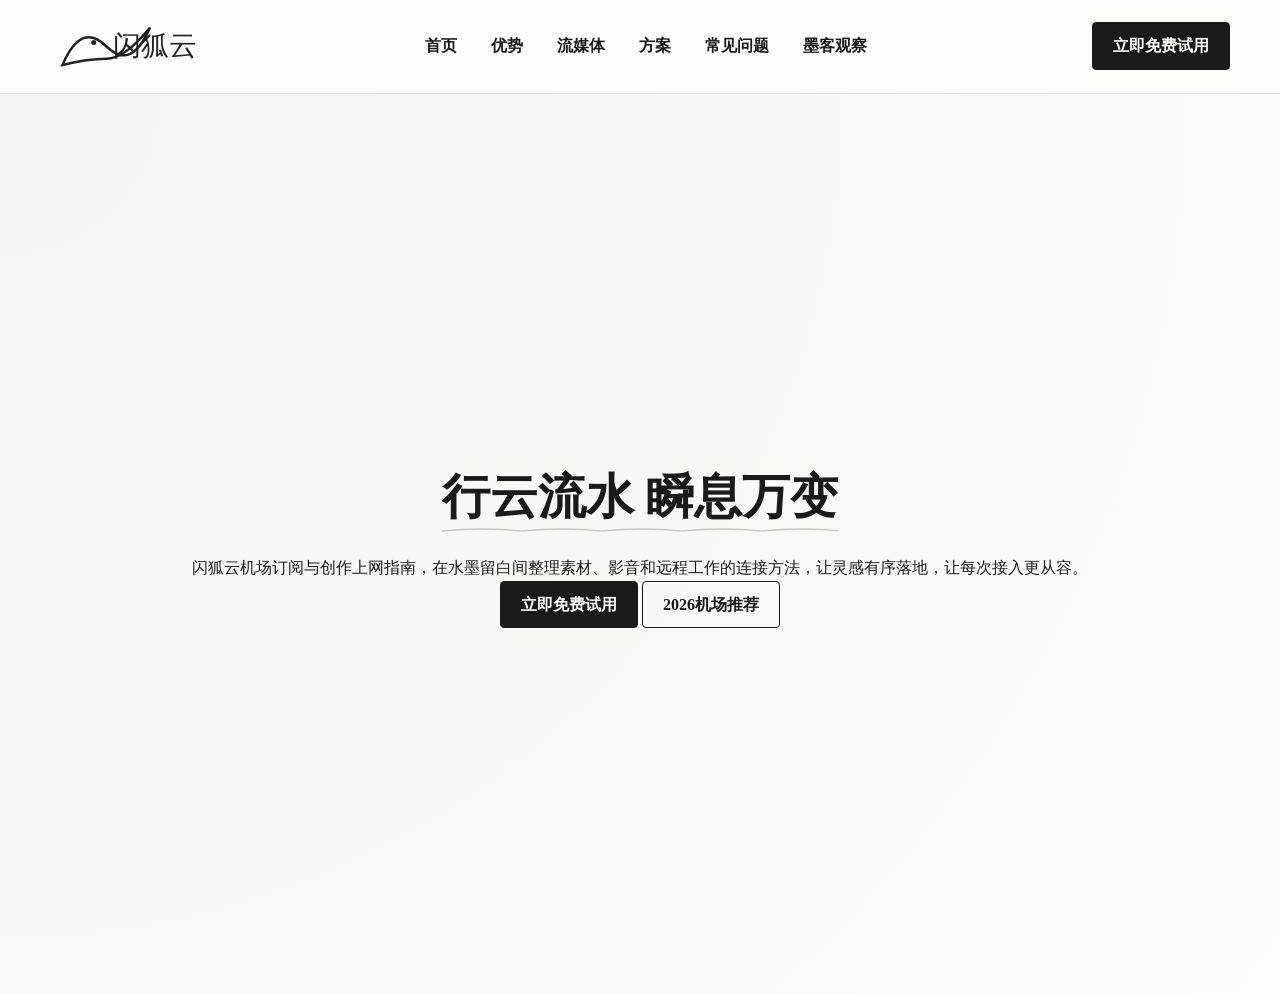
<file: index.html>
﻿<!DOCTYPE html>
<html lang="zh-CN">
<head>
    <meta charset="UTF-8">
    <meta name="viewport" content="width=device-width, initial-scale=1.0">
    <title>闪狐云机场｜水墨创作、影音与漫游连接指南</title>
    <meta name="description" content="闪狐云机场订阅与创作上网指南，在水墨留白间整理素材、影音和远程工作的连接方法，让灵感有序落地，让每次接入更从容。">
    <meta name="keywords" content="流媒体解锁, 数字游民加速, 高口碑机场, 闪狐云, AI智能加速, 网络加速器">
    <meta property="og:title" content="闪狐云机场｜水墨创作、影音与漫游连接指南">
    <meta property="og:description" content="闪狐云机场订阅与创作上网指南，在水墨留白间整理素材、影音和远程工作的连接方法，让灵感有序落地，让每次接入更从容。">
    <meta property="og:type" content="website">
    <meta property="og:url" content="https://shanhucloud.mom/">
    <meta property="og:site_name" content="闪狐云">
    <link rel="stylesheet" href="style.css">
    <script type="application/ld+json">
    {
      "@context": "https://schema.org",
      "@type": "Product",
      "name": "闪狐云 - 智能加速引擎",
      "description": "行云流水般的网络体验，专注流媒体解锁与数字游民加速的高口碑机场。",
      "brand": {
        "@type": "Brand",
        "name": "闪狐云"
      },
      "offers": {
        "@type": "AggregateOffer",
        "lowPrice": "15.00",
        "highPrice": "50.00",
        "priceCurrency": "CNY"
      }
    }
    </script>
<link rel="canonical" href="https://shanhucloud.mom/">
</head>
<body>
    <header class="sticky-nav">
        <div class="logo">
            <svg viewBox="0 0 120 50" class="ink-logo" xmlns="http://www.w3.org/2000/svg" role="img" aria-label="闪狐云 Logo">
                <path d="M10,40 Q25,5 45,25 T80,10 Q60,35 45,35 T10,40 Z" fill="none" stroke="#222" stroke-width="2" class="brush-stroke"/>
                <circle cx="35" cy="22" r="2" fill="#222"/>
                <text x="50" y="32" font-family="'STZhongsong', serif" font-size="22" fill="#222">闪狐云</text>
            </svg>
        </div>
        <nav>
            <a href="#hero">首页</a>
            <a href="#advantages">优势</a>
            <a href="#streaming">流媒体</a>
            <a href="#pricing">方案</a>
            <a href="#faq">常见问题</a>
            <a href="blog.html">墨客观察</a>
        </nav>
        <a href="https://ww012.twilightaff.com/#/?code=A56DH1Af" rel="nofollow" target="_blank" class="btn primary-btn">立即免费试用</a>
    </header>

    <main class="scroll-container">
        <section id="hero" class="scroll-section ink-bg-1">
            <div class="content">
                <h1 class="ink-title">行云流水 瞬息万变</h1>
                <p>闪狐云机场订阅与创作上网指南，在水墨留白间整理素材、影音和远程工作的连接方法，让灵感有序落地，让每次接入更从容。</p>
                <div class="hero-actions">
                    <a href="https://ww012.twilightaff.com/#/?code=A56DH1Af" rel="nofollow" target="_blank" class="btn primary-btn large">立即免费试用</a>
                    <a href="https://jichangtuijan.top/ranking/" target="_blank" class="btn outline-btn">2026机场推荐</a>
                </div>
            </div>
        </section>

        <section id="advantages" class="scroll-section">
            <h2 class="ink-title">核心优势</h2>
            <div class="card-grid">
                <div class="card">
                    <svg viewBox="0 0 24 24" class="ink-icon" role="img" aria-label="核心优势图标"><path d="M12 2 L22 20 L2 20 Z" fill="none" stroke="#222" stroke-width="1.5"/></svg>
                    <h3>AI智能加速引擎</h3>
                    <p>动态路由，智能避堵，如水银泻地般流畅。</p>
                </div>
                <div class="card">
                    <svg viewBox="0 0 24 24" class="ink-icon" role="img" aria-label="稳定连接图标"><path d="M12 22 C6 22 2 17 2 12 C2 7 6 2 12 2 C18 2 22 7 22 12" fill="none" stroke="#222" stroke-width="1.5"/></svg>
                    <h3>坚如磐石的稳定连接</h3>
                    <p>多节点冗余，无惧风浪，时刻在线。</p>
                </div>
                <div class="card">
                    <svg viewBox="0 0 24 24" class="ink-icon" role="img" aria-label="极简无痕图标"><path d="M4 4 L20 20 M20 4 L4 20" fill="none" stroke="#222" stroke-width="1.5"/></svg>
                    <h3>极简无痕</h3>
                    <p>化繁为简，无需繁琐配置，一键启程。</p>
                </div>
            </div>
        </section>

        <section id="streaming" class="scroll-section ink-bg-2">
            <h2 class="ink-title">流媒体与AI支持</h2>
            <div class="card-grid">
                <div class="card"><h3>高清流媒体解锁</h3><p>4K秒开，支持全球主流视频平台，丝滑无卡顿。</p></div>
                <div class="card"><h3>AIGC 极速响应</h3><p>专线直达 ChatGPT / Midjourney，创作快人一步。</p></div>
                <div class="card"><h3>低延迟电竞网络</h3><p>UDP转发优化，为您提供极致竞技体验。</p></div>
            </div>
        </section>

        <section id="pricing" class="scroll-section">
            <h2 class="ink-title">方案与价格</h2>
            <div class="pricing-table">
                <div class="price-col">
                    <h3>轻量如风</h3>
                    <div class="price">¥15<span>/月</span></div>
                    <ul><li>100GB 流量</li><li>基础节点</li><li>2台设备</li></ul>
                    <a href="https://ww012.twilightaff.com/#/?code=A56DH1Af" rel="nofollow" target="_blank" class="btn outline-btn">选择此方案</a>
                </div>
                <div class="price-col featured">
                    <h3>行云流水</h3>
                    <div class="price">¥25<span>/月</span></div>
                    <ul><li>300GB 流量</li><li>AI加速引擎</li><li>5台设备</li></ul>
                    <a href="https://ww012.twilightaff.com/#/?code=A56DH1Af" rel="nofollow" target="_blank" class="btn primary-btn">选择此方案</a>
                </div>
                <div class="price-col">
                    <h3>坚如磐石</h3>
                    <div class="price">¥50<span>/月</span></div>
                    <ul><li>无限流量</li><li>专线直达</li><li>10台设备</li></ul>
                    <a href="https://ww012.twilightaff.com/#/?code=A56DH1Af" rel="nofollow" target="_blank" class="btn outline-btn">选择此方案</a>
                </div>
            </div>
        </section>

        <section id="faq" class="scroll-section ink-bg-1">
            <h2 class="ink-title">常见问题</h2>
            <div class="faq-list">
                <div class="faq-item">
                    <h4>支持哪些设备？</h4><p>全平台支持，包括 Windows, macOS, iOS, Android 等。</p>
                </div>
                <div class="faq-item">
                    <h4>是否提供退款？</h4><p>我们提供3天无理由退款，让您无忧体验。</p>
                </div>
                <div class="faq-item">
                    <h4>连接不稳定怎么办？</h4><p>AI智能加速引擎会自动为您切换至最佳路线。</p>
                </div>
            </div>
        </section>

        <section id="testimonials" class="scroll-section">
            <h2 class="ink-title">用户评价</h2>
            <div class="card-grid">
                <div class="card"><p>"如诗如画的体验，网速快得像飞一样。"</p><span>- 李先生</span></div>
                <div class="card"><p>"看视频不再卡顿，坚如磐石的稳定。"</p><span>- 王女士</span></div>
                <div class="card"><p>"水墨风的界面让人心生宁静，非常棒的设计。"</p><span>- 张开发者</span></div>
            </div>
        </section>

        <footer class="scroll-section footer">
            <nav class="footer-nav">
                <a href="sitemap.html">网站地图</a>
                <a href="about.html">关于我们</a>
                <a href="terms.html">服务条款</a>
                <a href="privacy.html">隐私政策</a>
            </nav>
            <p class="copyright">© 2026 闪狐云. All rights reserved.</p>
        </footer>
    </main>
</body>
</html>
</file>
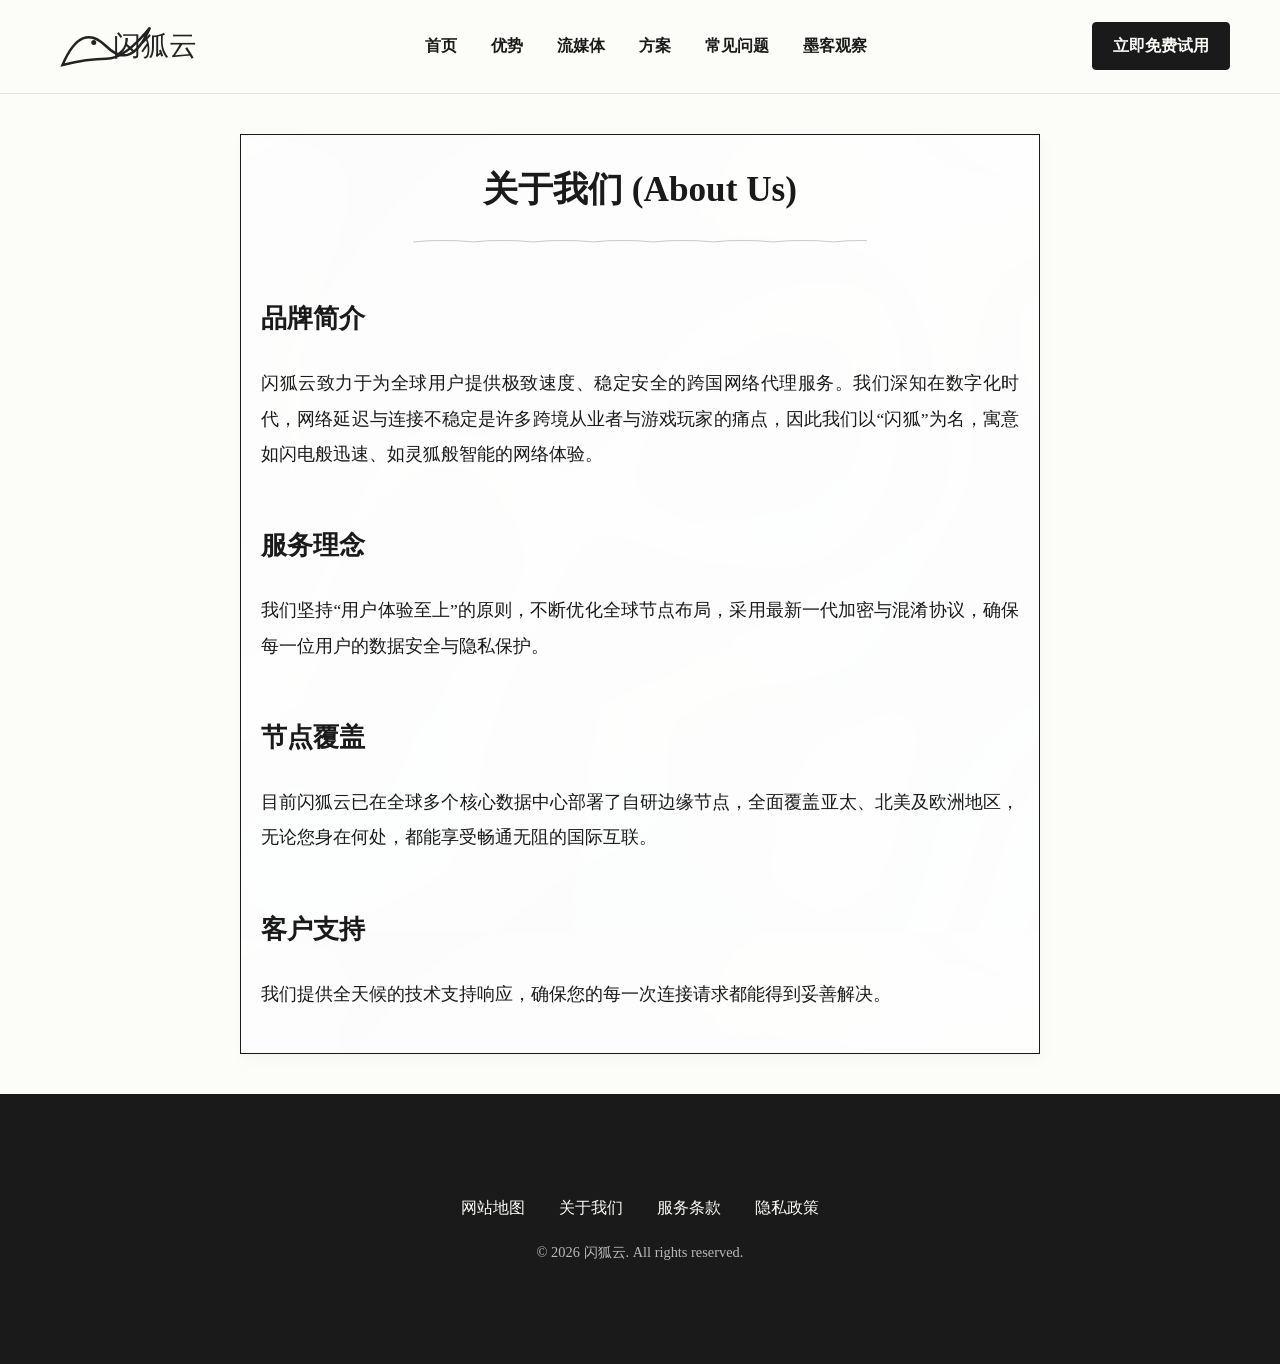
<file: about.html>
<!DOCTYPE html>
<html lang="zh-CN">
<head>
<meta charset="UTF-8">
<meta name="viewport" content="width=device-width, initial-scale=1.0">
<link rel="stylesheet" href="style.css">
<title>关于我们 - 闪狐云</title>
<link rel="canonical" href="https://shanhucloud.mom/about.html">
</head>
<body>
<header class="sticky-nav">
        <div class="logo">
            <svg viewBox="0 0 120 50" class="ink-logo" xmlns="http://www.w3.org/2000/svg" role="img" aria-label="闪狐云 Logo">
                <path d="M10,40 Q25,5 45,25 T80,10 Q60,35 45,35 T10,40 Z" fill="none" stroke="#222" stroke-width="2" class="brush-stroke"/>
                <circle cx="35" cy="22" r="2" fill="#222"/>
                <text x="50" y="32" font-family="'STZhongsong', serif" font-size="22" fill="#222">闪狐云</text>
            </svg>
        </div>
        <nav>
            <a href="#hero">首页</a>
            <a href="#advantages">优势</a>
            <a href="#streaming">流媒体</a>
            <a href="#pricing">方案</a>
            <a href="#faq">常见问题</a>
            <a href="blog.html">墨客观察</a>
        </nav>
        <a href="https://ww012.twilightaff.com/#/?code=A56DH1Af" rel="nofollow" target="_blank" class="btn primary-btn">立即免费试用</a>
    </header>
<main class="article-container seo-article subpage-container" style="max-width: 800px; margin: 40px auto; padding: 20px;">
<h1>关于我们 (About Us)</h1>
<h2>品牌简介</h2><p>闪狐云致力于为全球用户提供极致速度、稳定安全的跨国网络代理服务。我们深知在数字化时代，网络延迟与连接不稳定是许多跨境从业者与游戏玩家的痛点，因此我们以“闪狐”为名，寓意如闪电般迅速、如灵狐般智能的网络体验。</p>
<h2>服务理念</h2><p>我们坚持“用户体验至上”的原则，不断优化全球节点布局，采用最新一代加密与混淆协议，确保每一位用户的数据安全与隐私保护。</p>
<h2>节点覆盖</h2><p>目前闪狐云已在全球多个核心数据中心部署了自研边缘节点，全面覆盖亚太、北美及欧洲地区，无论您身在何处，都能享受畅通无阻的国际互联。</p>
<h2>客户支持</h2><p>我们提供全天候的技术支持响应，确保您的每一次连接请求都能得到妥善解决。</p>
</main>
<footer class="scroll-section footer">
            <nav class="footer-nav">
                <a href="sitemap.html">网站地图</a>
                <a href="about.html">关于我们</a>
                <a href="terms.html">服务条款</a>
                <a href="privacy.html">隐私政策</a>
            </nav>
            <p class="copyright">© 2026 闪狐云. All rights reserved.</p>
        </footer>
</body>
</html>
</file>
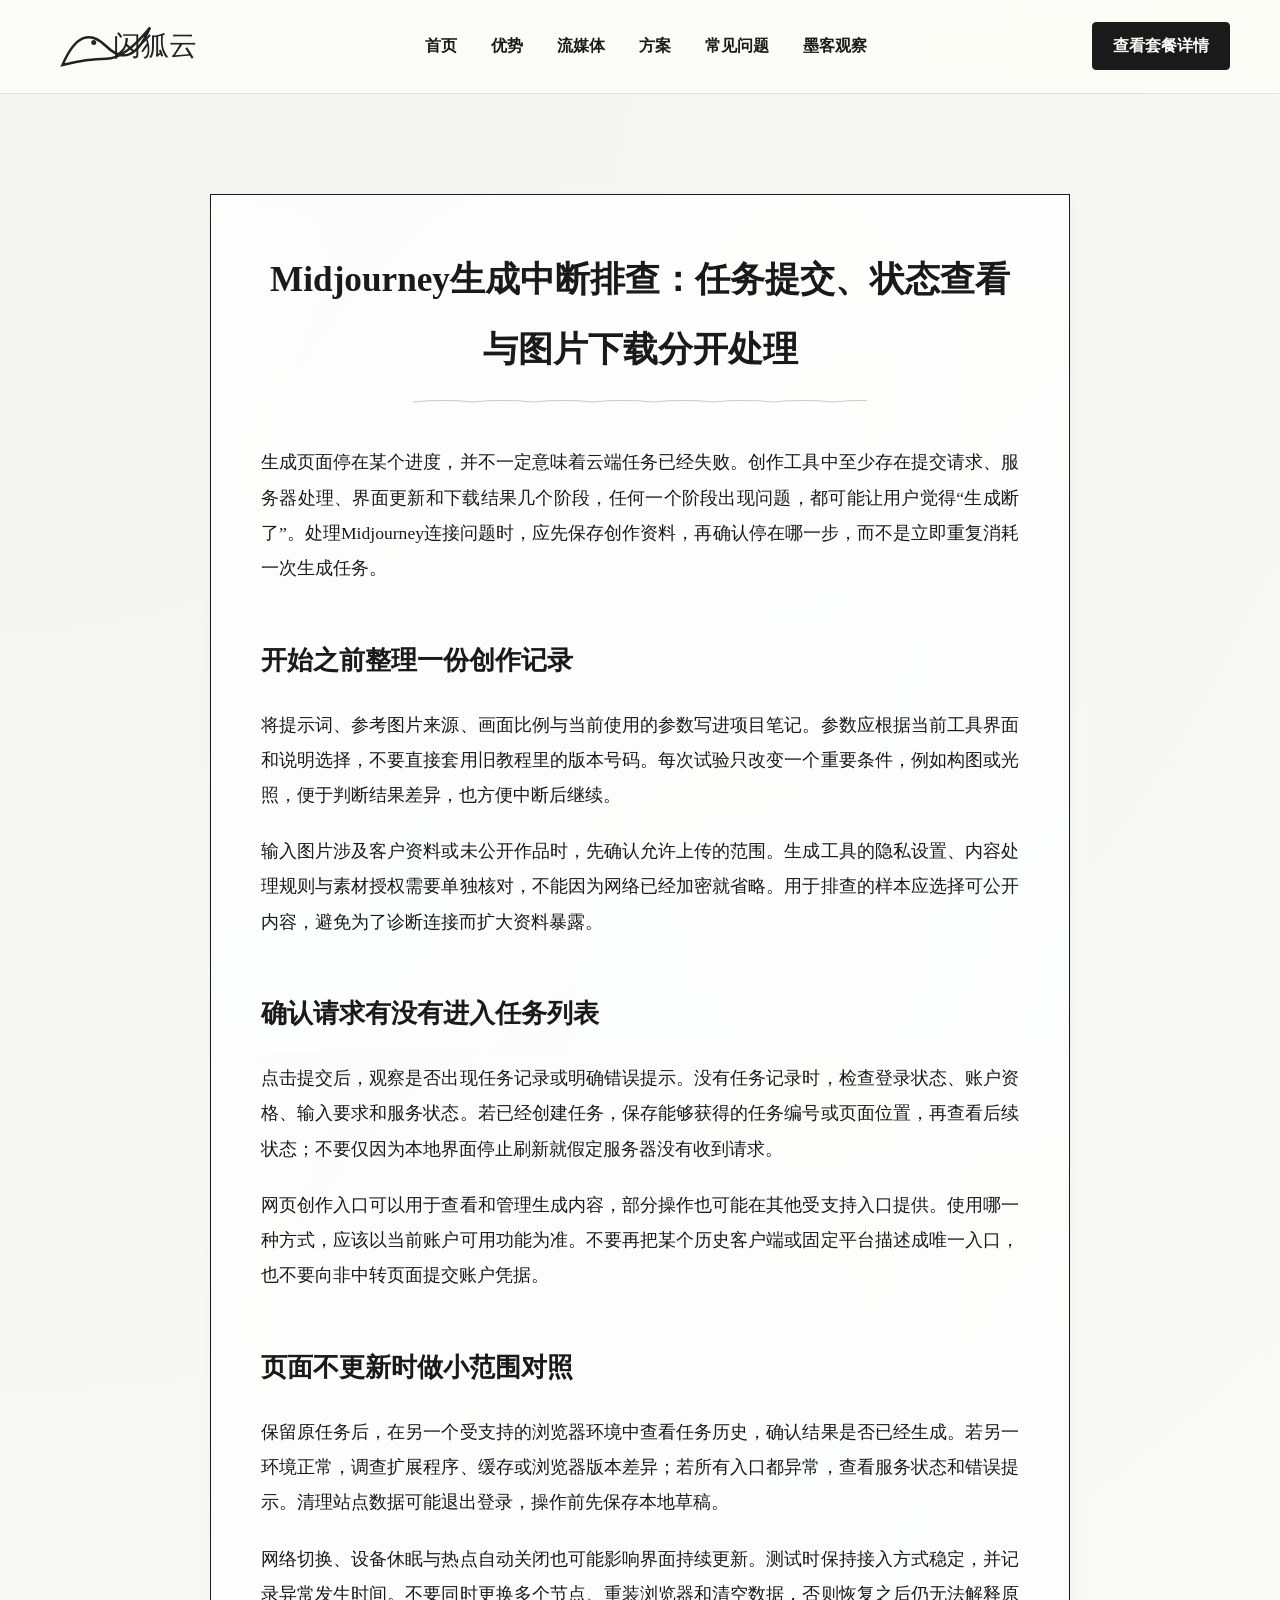
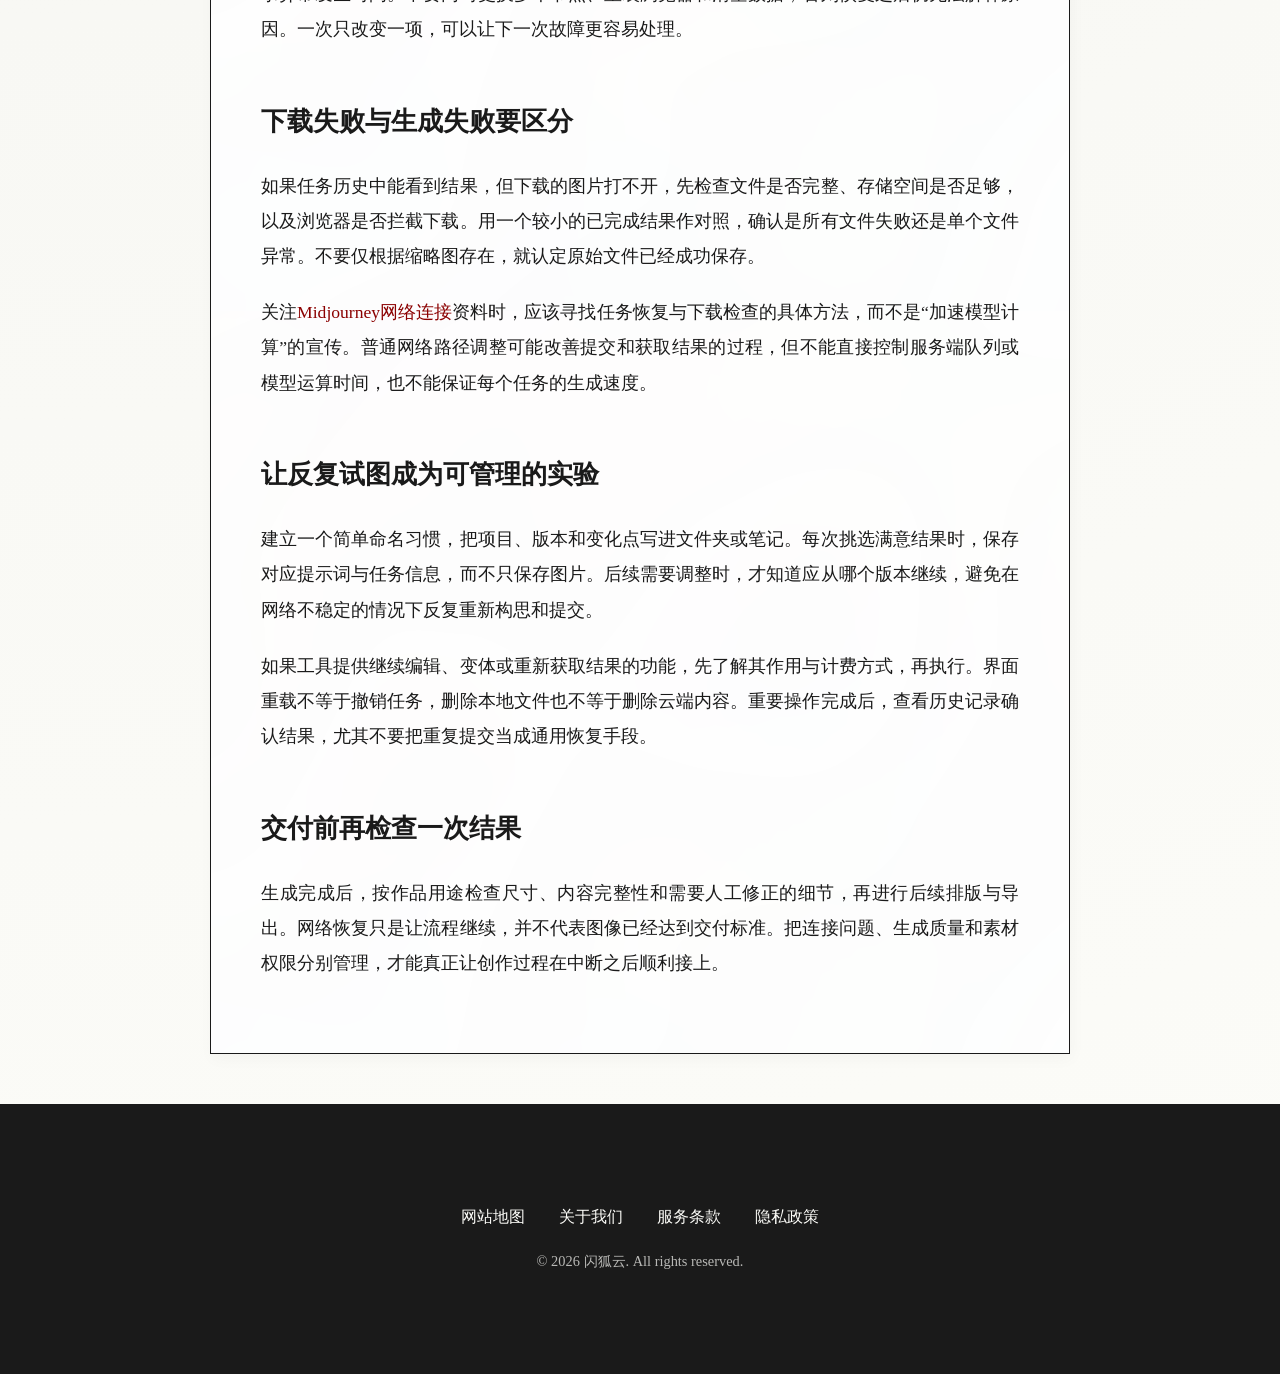
<file: ai-tools-access.html>
<!DOCTYPE html>
<html lang="zh-CN">
<head>
    <meta charset="UTF-8">
    <meta name="viewport" content="width=device-width, initial-scale=1.0">
    <title>Midjourney生成中断排查：任务提交、状态查看与图片下载分开处理｜闪狐云</title>
    <link rel="stylesheet" href="style.css">
<link rel="canonical" href="https://shanhucloud.mom/ai-tools-access.html">
</head>
<body class="ink-bg-1">
    <header class="sticky-nav">
        <div class="logo">
            <svg viewBox="0 0 120 50" class="ink-logo" xmlns="http://www.w3.org/2000/svg">
                <path d="M10,40 Q25,5 45,25 T80,10 Q60,35 45,35 T10,40 Z" fill="none" stroke="#222" stroke-width="2" class="brush-stroke"/>
                <circle cx="35" cy="22" r="2" fill="#222"/>
                <text x="50" y="32" font-family="'STZhongsong', serif" font-size="22" fill="#222">闪狐云</text>
            </svg>
        </div>
        <nav>
            <a href="index.html#hero">首页</a>
            <a href="index.html#advantages">优势</a>
            <a href="index.html#streaming">流媒体</a>
            <a href="index.html#pricing">方案</a>
            <a href="index.html#faq">常见问题</a>
            <a href="blog.html">墨客观察</a>
        </nav>
        <a href="https://ww012.twilightaff.com/#/?code=A56DH1Af" rel="nofollow" target="_blank" class="btn primary-btn">查看套餐详情</a>
    </header>
    <main class="article-container">
        <article class="seo-article">
        <h1>Midjourney生成中断排查：任务提交、状态查看与图片下载分开处理</h1>

        
<p>生成页面停在某个进度，并不一定意味着云端任务已经失败。创作工具中至少存在提交请求、服务器处理、界面更新和下载结果几个阶段，任何一个阶段出现问题，都可能让用户觉得“生成断了”。处理Midjourney连接问题时，应先保存创作资料，再确认停在哪一步，而不是立即重复消耗一次生成任务。</p>
<h2>开始之前整理一份创作记录</h2>
<p>将提示词、参考图片来源、画面比例与当前使用的参数写进项目笔记。参数应根据当前工具界面和说明选择，不要直接套用旧教程里的版本号码。每次试验只改变一个重要条件，例如构图或光照，便于判断结果差异，也方便中断后继续。</p>
<p>输入图片涉及客户资料或未公开作品时，先确认允许上传的范围。生成工具的隐私设置、内容处理规则与素材授权需要单独核对，不能因为网络已经加密就省略。用于排查的样本应选择可公开内容，避免为了诊断连接而扩大资料暴露。</p>
<h2>确认请求有没有进入任务列表</h2>
<p>点击提交后，观察是否出现任务记录或明确错误提示。没有任务记录时，检查登录状态、账户资格、输入要求和服务状态。若已经创建任务，保存能够获得的任务编号或页面位置，再查看后续状态；不要仅因为本地界面停止刷新就假定服务器没有收到请求。</p>
<p>网页创作入口可以用于查看和管理生成内容，部分操作也可能在其他受支持入口提供。使用哪一种方式，应该以当前账户可用功能为准。不要再把某个历史客户端或固定平台描述成唯一入口，也不要向非中转页面提交账户凭据。</p>
<h2>页面不更新时做小范围对照</h2>
<p>保留原任务后，在另一个受支持的浏览器环境中查看任务历史，确认结果是否已经生成。若另一环境正常，调查扩展程序、缓存或浏览器版本差异；若所有入口都异常，查看服务状态和错误提示。清理站点数据可能退出登录，操作前先保存本地草稿。</p>
<p>网络切换、设备休眠与热点自动关闭也可能影响界面持续更新。测试时保持接入方式稳定，并记录异常发生时间。不要同时更换多个节点、重装浏览器和清空数据，否则恢复之后仍无法解释原因。一次只改变一项，可以让下一次故障更容易处理。</p>
<h2>下载失败与生成失败要区分</h2>
<p>如果任务历史中能看到结果，但下载的图片打不开，先检查文件是否完整、存储空间是否足够，以及浏览器是否拦截下载。用一个较小的已完成结果作对照，确认是所有文件失败还是单个文件异常。不要仅根据缩略图存在，就认定原始文件已经成功保存。</p>
<p>关注<a href="https://jichangtuijan.top/">Midjourney网络连接</a>资料时，应该寻找任务恢复与下载检查的具体方法，而不是“加速模型计算”的宣传。普通网络路径调整可能改善提交和获取结果的过程，但不能直接控制服务端队列或模型运算时间，也不能保证每个任务的生成速度。</p>
<h2>让反复试图成为可管理的实验</h2>
<p>建立一个简单命名习惯，把项目、版本和变化点写进文件夹或笔记。每次挑选满意结果时，保存对应提示词与任务信息，而不只保存图片。后续需要调整时，才知道应从哪个版本继续，避免在网络不稳定的情况下反复重新构思和提交。</p>
<p>如果工具提供继续编辑、变体或重新获取结果的功能，先了解其作用与计费方式，再执行。界面重载不等于撤销任务，删除本地文件也不等于删除云端内容。重要操作完成后，查看历史记录确认结果，尤其不要把重复提交当成通用恢复手段。</p>
<h2>交付前再检查一次结果</h2>
<p>生成完成后，按作品用途检查尺寸、内容完整性和需要人工修正的细节，再进行后续排版与导出。网络恢复只是让流程继续，并不代表图像已经达到交付标准。把连接问题、生成质量和素材权限分别管理，才能真正让创作过程在中断之后顺利接上。</p>

    </article>
    </main>
    <footer class="footer" style="display:flex; flex-direction:column; justify-content:center; align-items:center;">
        <nav class="footer-nav">
            <a href="sitemap.html">网站地图</a>
            <a href="about.html">关于我们</a>
            <a href="terms.html">服务条款</a>
            <a href="privacy.html">隐私政策</a>
        </nav>
        <p class="copyright">© 2026 闪狐云. All rights reserved.</p>
    </footer>
</body>
</html>
</file>
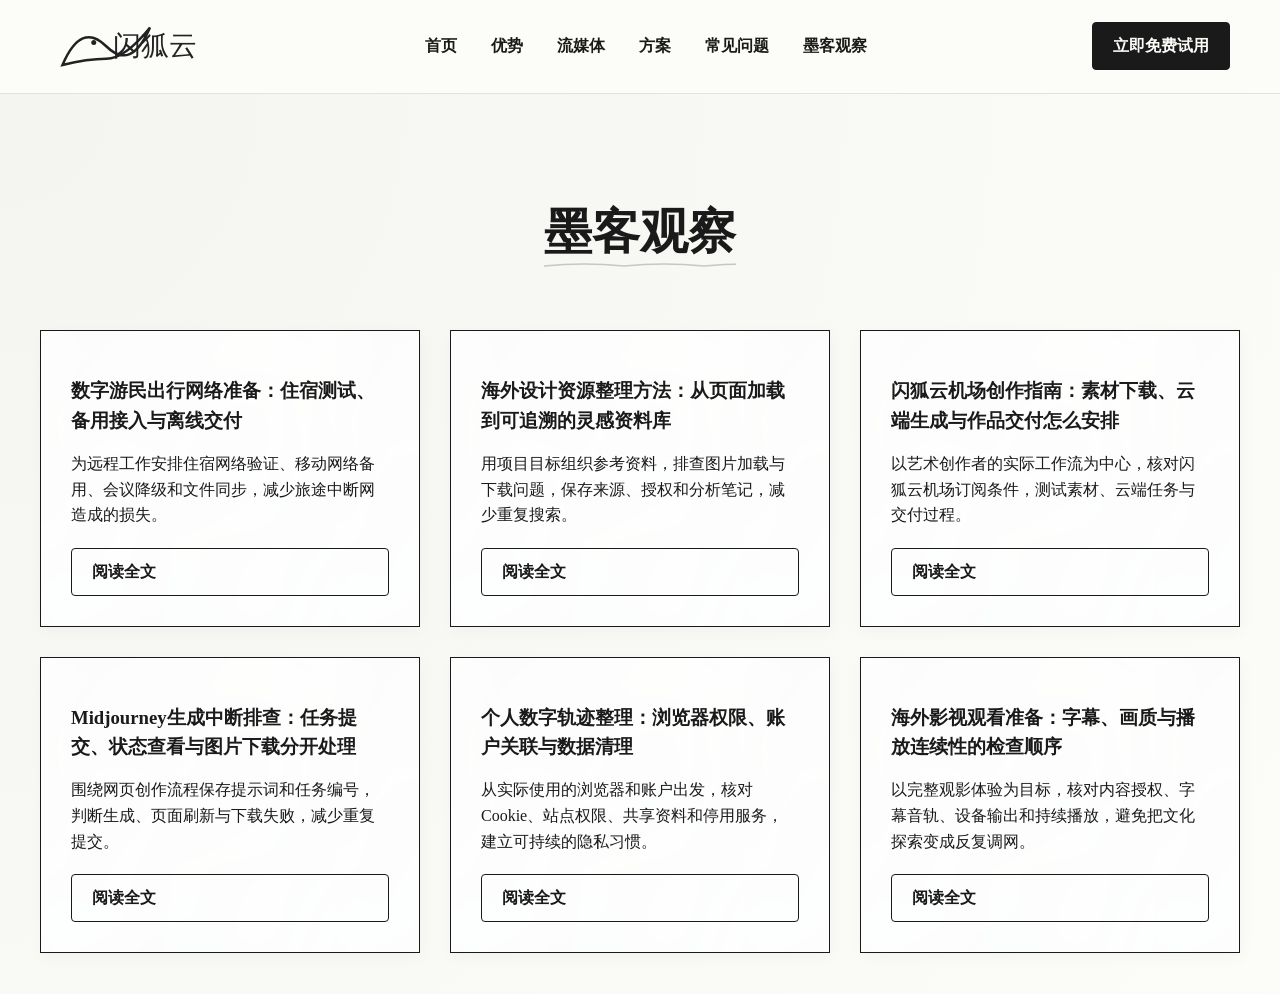
<file: blog.html>
﻿<!DOCTYPE html>
<html lang="zh-CN">
<head>
    <meta charset="UTF-8">
    <meta name="viewport" content="width=device-width, initial-scale=1.0">
    <title>墨客观察 - 闪狐云 | 数字游民与流媒体解锁的深度解析</title>
    <meta name="description" content="阅读闪狐云的墨客观察，获取关于数字游民加速、流媒体解锁以及高口碑机场的最新资讯与深度解析。">
    <meta name="keywords" content="流媒体解锁, 数字游民加速, 高口碑机场, 墨客观察, 闪狐云博客">
    <meta property="og:title" content="墨客观察 - 闪狐云 | 数字游民与流媒体解锁的深度解析">
    <meta property="og:description" content="阅读闪狐云的墨客观察，获取关于数字游民加速、流媒体解锁以及高口碑机场的最新资讯与深度解析。">
    <meta property="og:type" content="website">
    <meta property="og:url" content="https://shanhucloud.mom/blog.html">
    <meta property="og:site_name" content="闪狐云">
    <link rel="stylesheet" href="style.css">
<link rel="canonical" href="https://shanhucloud.mom/blog.html">
</head>
<body>
    <header class="sticky-nav">
        <div class="logo">
            <svg viewBox="0 0 120 50" class="ink-logo" xmlns="http://www.w3.org/2000/svg" role="img" aria-label="闪狐云 Logo">
                <path d="M10,40 Q25,5 45,25 T80,10 Q60,35 45,35 T10,40 Z" fill="none" stroke="#222" stroke-width="2" class="brush-stroke"/>
                <circle cx="35" cy="22" r="2" fill="#222"/>
                <text x="50" y="32" font-family="'STZhongsong', serif" font-size="22" fill="#222">闪狐云</text>
            </svg>
        </div>
        <nav>
            <a href="index.html#hero">首页</a>
            <a href="index.html#advantages">优势</a>
            <a href="index.html#streaming">流媒体</a>
            <a href="index.html#pricing">方案</a>
            <a href="index.html#faq">常见问题</a>
            <a href="blog.html">墨客观察</a>
        </nav>
        <a href="https://ww012.twilightaff.com/#/?code=A56DH1Af" rel="nofollow" target="_blank" class="btn primary-btn">立即免费试用</a>
    </header>

    <main class="scroll-container">
        <section class="scroll-section ink-bg-1" style="height: auto; min-height: 100vh; padding-top: 100px; padding-bottom: 50px;">
            <h1 class="ink-title">墨客观察</h1>
            <div class="blog-grid">
                <div class="card blog-card">
                    <h3>数字游民出行网络准备：住宿测试、备用接入与离线交付</h3>
                    <p>为远程工作安排住宿网络验证、移动网络备用、会议降级和文件同步，减少旅途中断网造成的损失。</p>
                    <a href="digital-nomad.html" class="btn outline-btn">阅读全文</a>
                </div>
                <div class="card blog-card">
                    <h3>海外设计资源整理方法：从页面加载到可追溯的灵感资料库</h3>
                    <p>用项目目标组织参考资料，排查图片加载与下载问题，保存来源、授权和分析笔记，减少重复搜索。</p>
                    <a href="content-creation.html" class="btn outline-btn">阅读全文</a>
                </div>
                <div class="card blog-card">
                    <h3>闪狐云机场创作指南：素材下载、云端生成与作品交付怎么安排</h3>
                    <p>以艺术创作者的实际工作流为中心，核对闪狐云机场订阅条件，测试素材、云端任务与交付过程。</p>
                    <a href="shanhucloud-experience.html" class="btn outline-btn">阅读全文</a>
                </div>
                <div class="card blog-card">
                    <h3>Midjourney生成中断排查：任务提交、状态查看与图片下载分开处理</h3>
                    <p>围绕网页创作流程保存提示词和任务编号，判断生成、页面刷新与下载失败，减少重复提交。</p>
                    <a href="ai-tools-access.html" class="btn outline-btn">阅读全文</a>
                </div>
                <div class="card blog-card">
                    <h3>个人数字轨迹整理：浏览器权限、账户关联与数据清理</h3>
                    <p>从实际使用的浏览器和账户出发，核对Cookie、站点权限、共享资料和停用服务，建立可持续的隐私习惯。</p>
                    <a href="privacy-matters.html" class="btn outline-btn">阅读全文</a>
                </div>
                <div class="card blog-card">
                    <h3>海外影视观看准备：字幕、画质与播放连续性的检查顺序</h3>
                    <p>以完整观影体验为目标，核对内容授权、字幕音轨、设备输出和持续播放，避免把文化探索变成反复调网。</p>
                    <a href="streaming-culture.html" class="btn outline-btn">阅读全文</a>
                </div>
            </div>
        </section>

        <footer class="scroll-section footer">
            <nav class="footer-nav">
                <a href="sitemap.html">网站地图</a>
                <a href="about.html">关于我们</a>
                <a href="terms.html">服务条款</a>
                <a href="privacy.html">隐私政策</a>
            </nav>
            <p class="copyright">© 2026 闪狐云. All rights reserved.</p>
        </footer>
    </main>
</body>
</html>
</file>
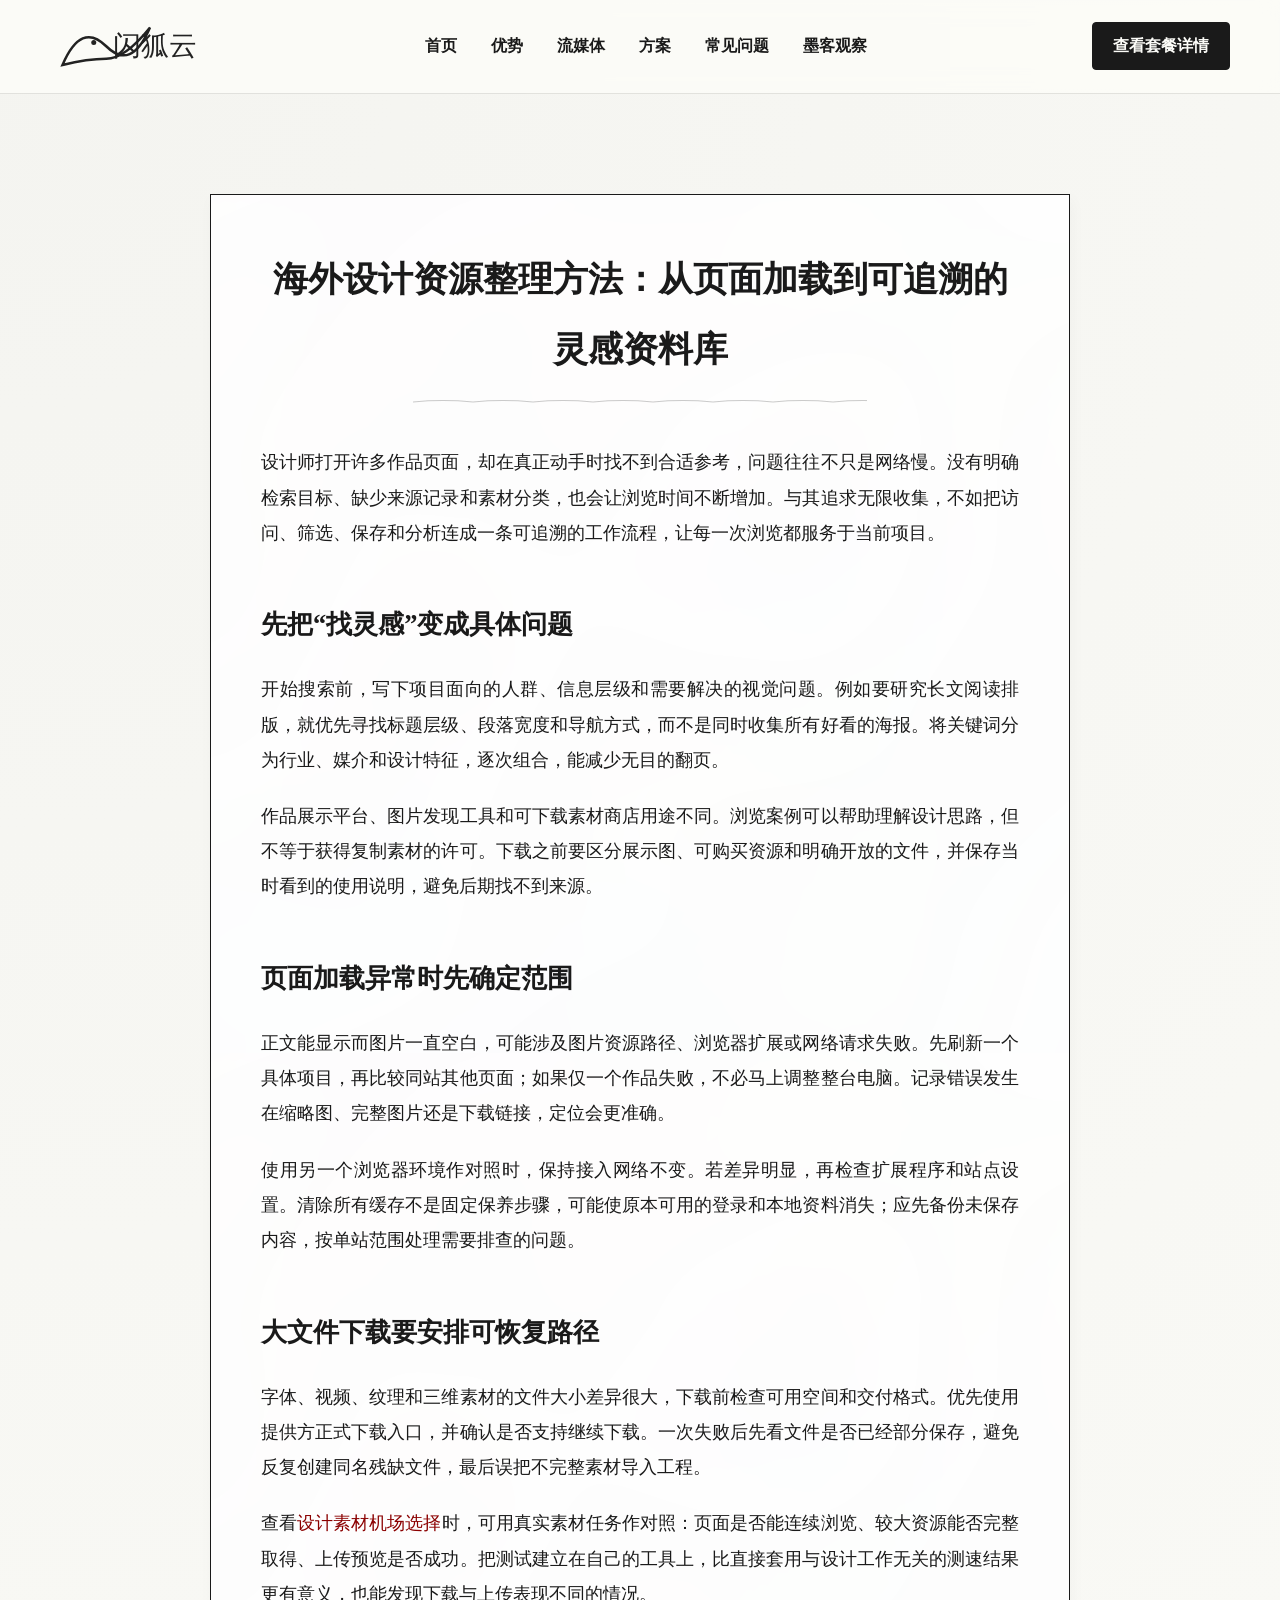
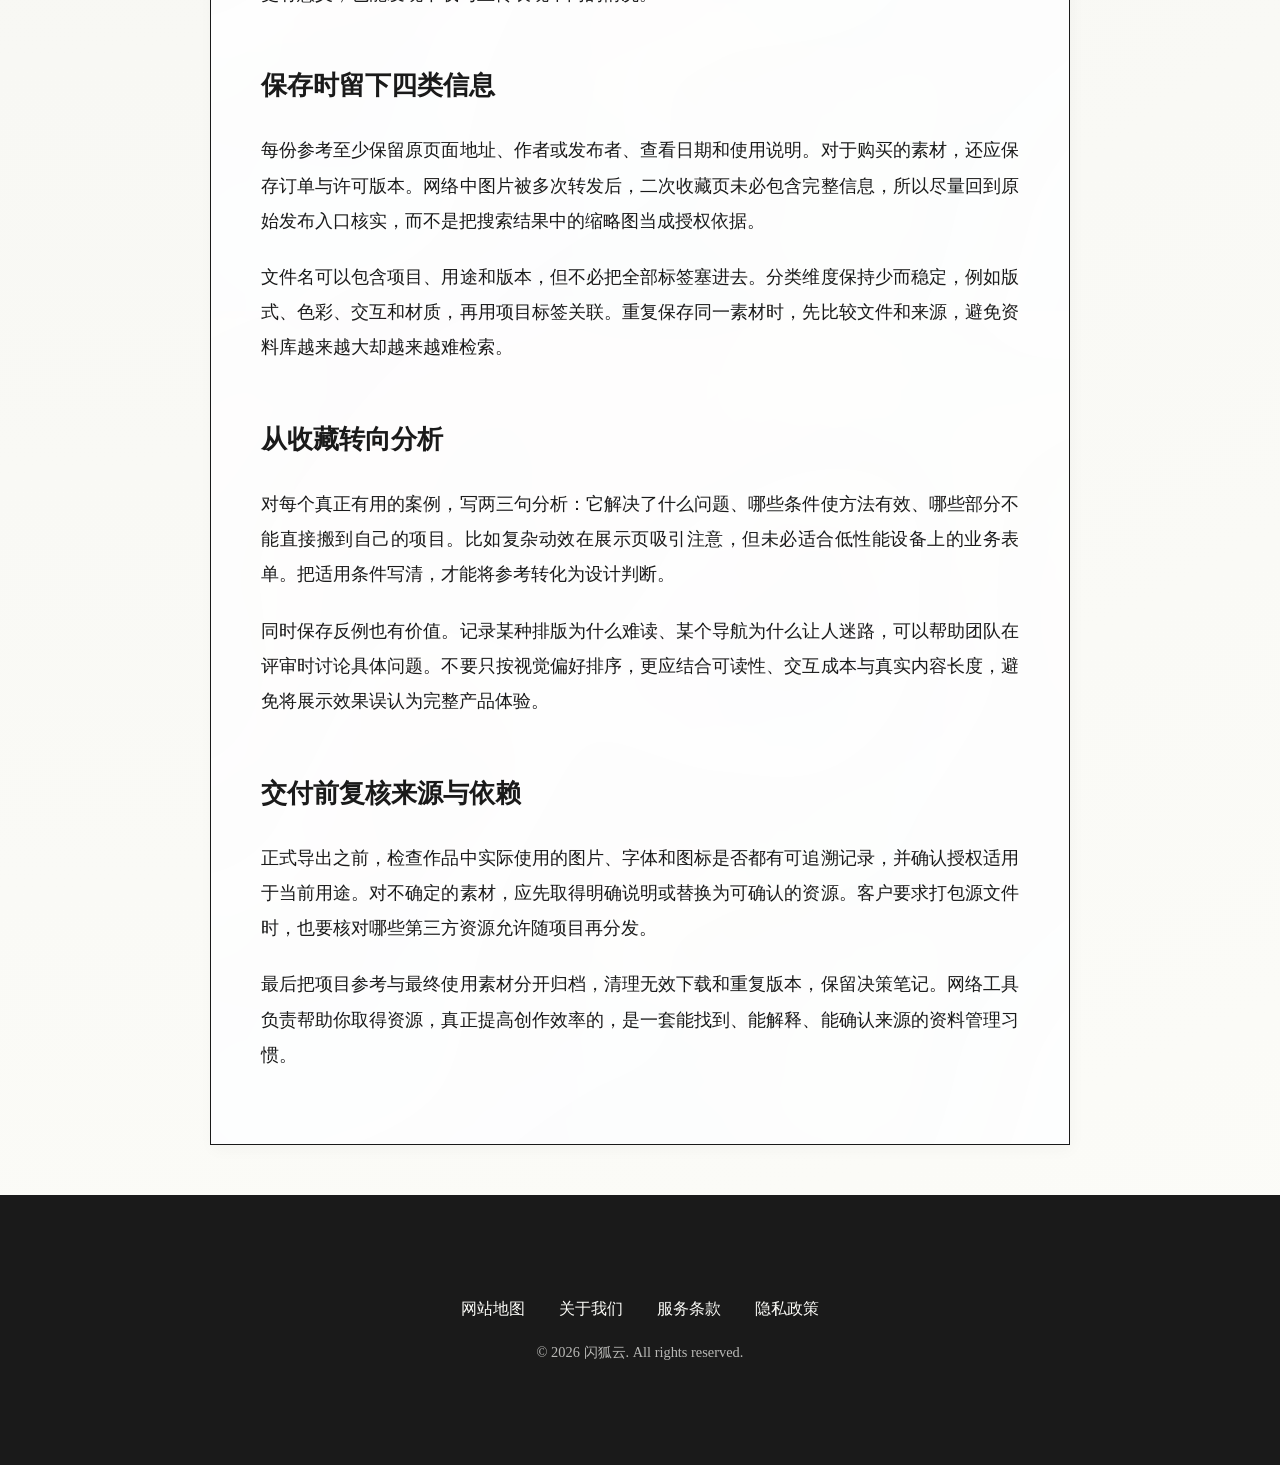
<file: content-creation.html>
<!DOCTYPE html>
<html lang="zh-CN">
<head>
    <meta charset="UTF-8">
    <meta name="viewport" content="width=device-width, initial-scale=1.0">
    <title>海外设计资源整理方法：从页面加载到可追溯的灵感资料库｜闪狐云</title>
    <link rel="stylesheet" href="style.css">
<link rel="canonical" href="https://shanhucloud.mom/content-creation.html">
</head>
<body class="ink-bg-1">
    <header class="sticky-nav">
        <div class="logo">
            <svg viewBox="0 0 120 50" class="ink-logo" xmlns="http://www.w3.org/2000/svg">
                <path d="M10,40 Q25,5 45,25 T80,10 Q60,35 45,35 T10,40 Z" fill="none" stroke="#222" stroke-width="2" class="brush-stroke"/>
                <circle cx="35" cy="22" r="2" fill="#222"/>
                <text x="50" y="32" font-family="'STZhongsong', serif" font-size="22" fill="#222">闪狐云</text>
            </svg>
        </div>
        <nav>
            <a href="index.html#hero">首页</a>
            <a href="index.html#advantages">优势</a>
            <a href="index.html#streaming">流媒体</a>
            <a href="index.html#pricing">方案</a>
            <a href="index.html#faq">常见问题</a>
            <a href="blog.html">墨客观察</a>
        </nav>
        <a href="https://ww012.twilightaff.com/#/?code=A56DH1Af" rel="nofollow" target="_blank" class="btn primary-btn">查看套餐详情</a>
    </header>
    <main class="article-container">
        <article class="seo-article">
        <h1>海外设计资源整理方法：从页面加载到可追溯的灵感资料库</h1>

        
<p>设计师打开许多作品页面，却在真正动手时找不到合适参考，问题往往不只是网络慢。没有明确检索目标、缺少来源记录和素材分类，也会让浏览时间不断增加。与其追求无限收集，不如把访问、筛选、保存和分析连成一条可追溯的工作流程，让每一次浏览都服务于当前项目。</p>
<h2>先把“找灵感”变成具体问题</h2>
<p>开始搜索前，写下项目面向的人群、信息层级和需要解决的视觉问题。例如要研究长文阅读排版，就优先寻找标题层级、段落宽度和导航方式，而不是同时收集所有好看的海报。将关键词分为行业、媒介和设计特征，逐次组合，能减少无目的翻页。</p>
<p>作品展示平台、图片发现工具和可下载素材商店用途不同。浏览案例可以帮助理解设计思路，但不等于获得复制素材的许可。下载之前要区分展示图、可购买资源和明确开放的文件，并保存当时看到的使用说明，避免后期找不到来源。</p>
<h2>页面加载异常时先确定范围</h2>
<p>正文能显示而图片一直空白，可能涉及图片资源路径、浏览器扩展或网络请求失败。先刷新一个具体项目，再比较同站其他页面；如果仅一个作品失败，不必马上调整整台电脑。记录错误发生在缩略图、完整图片还是下载链接，定位会更准确。</p>
<p>使用另一个浏览器环境作对照时，保持接入网络不变。若差异明显，再检查扩展程序和站点设置。清除所有缓存不是固定保养步骤，可能使原本可用的登录和本地资料消失；应先备份未保存内容，按单站范围处理需要排查的问题。</p>
<h2>大文件下载要安排可恢复路径</h2>
<p>字体、视频、纹理和三维素材的文件大小差异很大，下载前检查可用空间和交付格式。优先使用提供方正式下载入口，并确认是否支持继续下载。一次失败后先看文件是否已经部分保存，避免反复创建同名残缺文件，最后误把不完整素材导入工程。</p>
<p>查看<a href="https://jichangtuijan.top/">设计素材机场选择</a>时，可用真实素材任务作对照：页面是否能连续浏览、较大资源能否完整取得、上传预览是否成功。把测试建立在自己的工具上，比直接套用与设计工作无关的测速结果更有意义，也能发现下载与上传表现不同的情况。</p>
<h2>保存时留下四类信息</h2>
<p>每份参考至少保留原页面地址、作者或发布者、查看日期和使用说明。对于购买的素材，还应保存订单与许可版本。网络中图片被多次转发后，二次收藏页未必包含完整信息，所以尽量回到原始发布入口核实，而不是把搜索结果中的缩略图当成授权依据。</p>
<p>文件名可以包含项目、用途和版本，但不必把全部标签塞进去。分类维度保持少而稳定，例如版式、色彩、交互和材质，再用项目标签关联。重复保存同一素材时，先比较文件和来源，避免资料库越来越大却越来越难检索。</p>
<h2>从收藏转向分析</h2>
<p>对每个真正有用的案例，写两三句分析：它解决了什么问题、哪些条件使方法有效、哪些部分不能直接搬到自己的项目。比如复杂动效在展示页吸引注意，但未必适合低性能设备上的业务表单。把适用条件写清，才能将参考转化为设计判断。</p>
<p>同时保存反例也有价值。记录某种排版为什么难读、某个导航为什么让人迷路，可以帮助团队在评审时讨论具体问题。不要只按视觉偏好排序，更应结合可读性、交互成本与真实内容长度，避免将展示效果误认为完整产品体验。</p>
<h2>交付前复核来源与依赖</h2>
<p>正式导出之前，检查作品中实际使用的图片、字体和图标是否都有可追溯记录，并确认授权适用于当前用途。对不确定的素材，应先取得明确说明或替换为可确认的资源。客户要求打包源文件时，也要核对哪些第三方资源允许随项目再分发。</p>
<p>最后把项目参考与最终使用素材分开归档，清理无效下载和重复版本，保留决策笔记。网络工具负责帮助你取得资源，真正提高创作效率的，是一套能找到、能解释、能确认来源的资料管理习惯。</p>

    </article>
    </main>
    <footer class="footer" style="display:flex; flex-direction:column; justify-content:center; align-items:center;">
        <nav class="footer-nav">
            <a href="sitemap.html">网站地图</a>
            <a href="about.html">关于我们</a>
            <a href="terms.html">服务条款</a>
            <a href="privacy.html">隐私政策</a>
        </nav>
        <p class="copyright">© 2026 闪狐云. All rights reserved.</p>
    </footer>
</body>
</html>
</file>
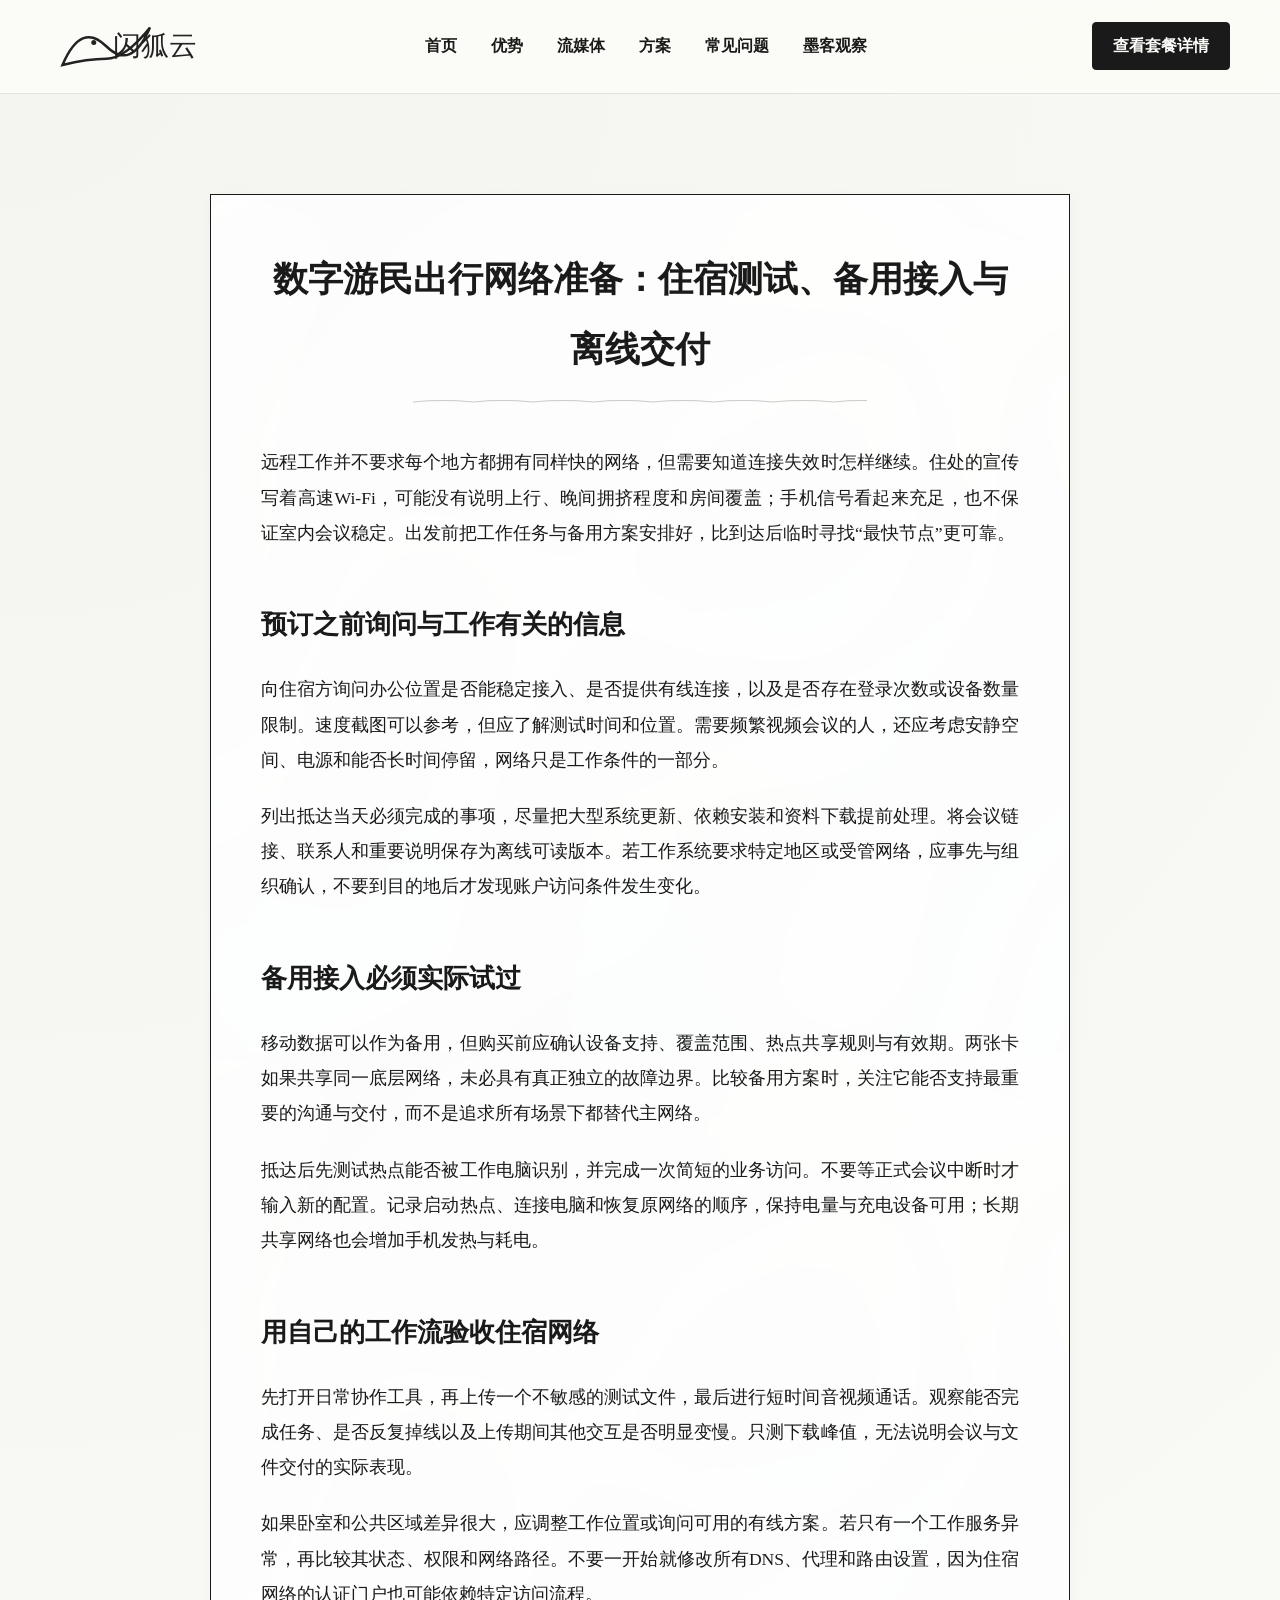
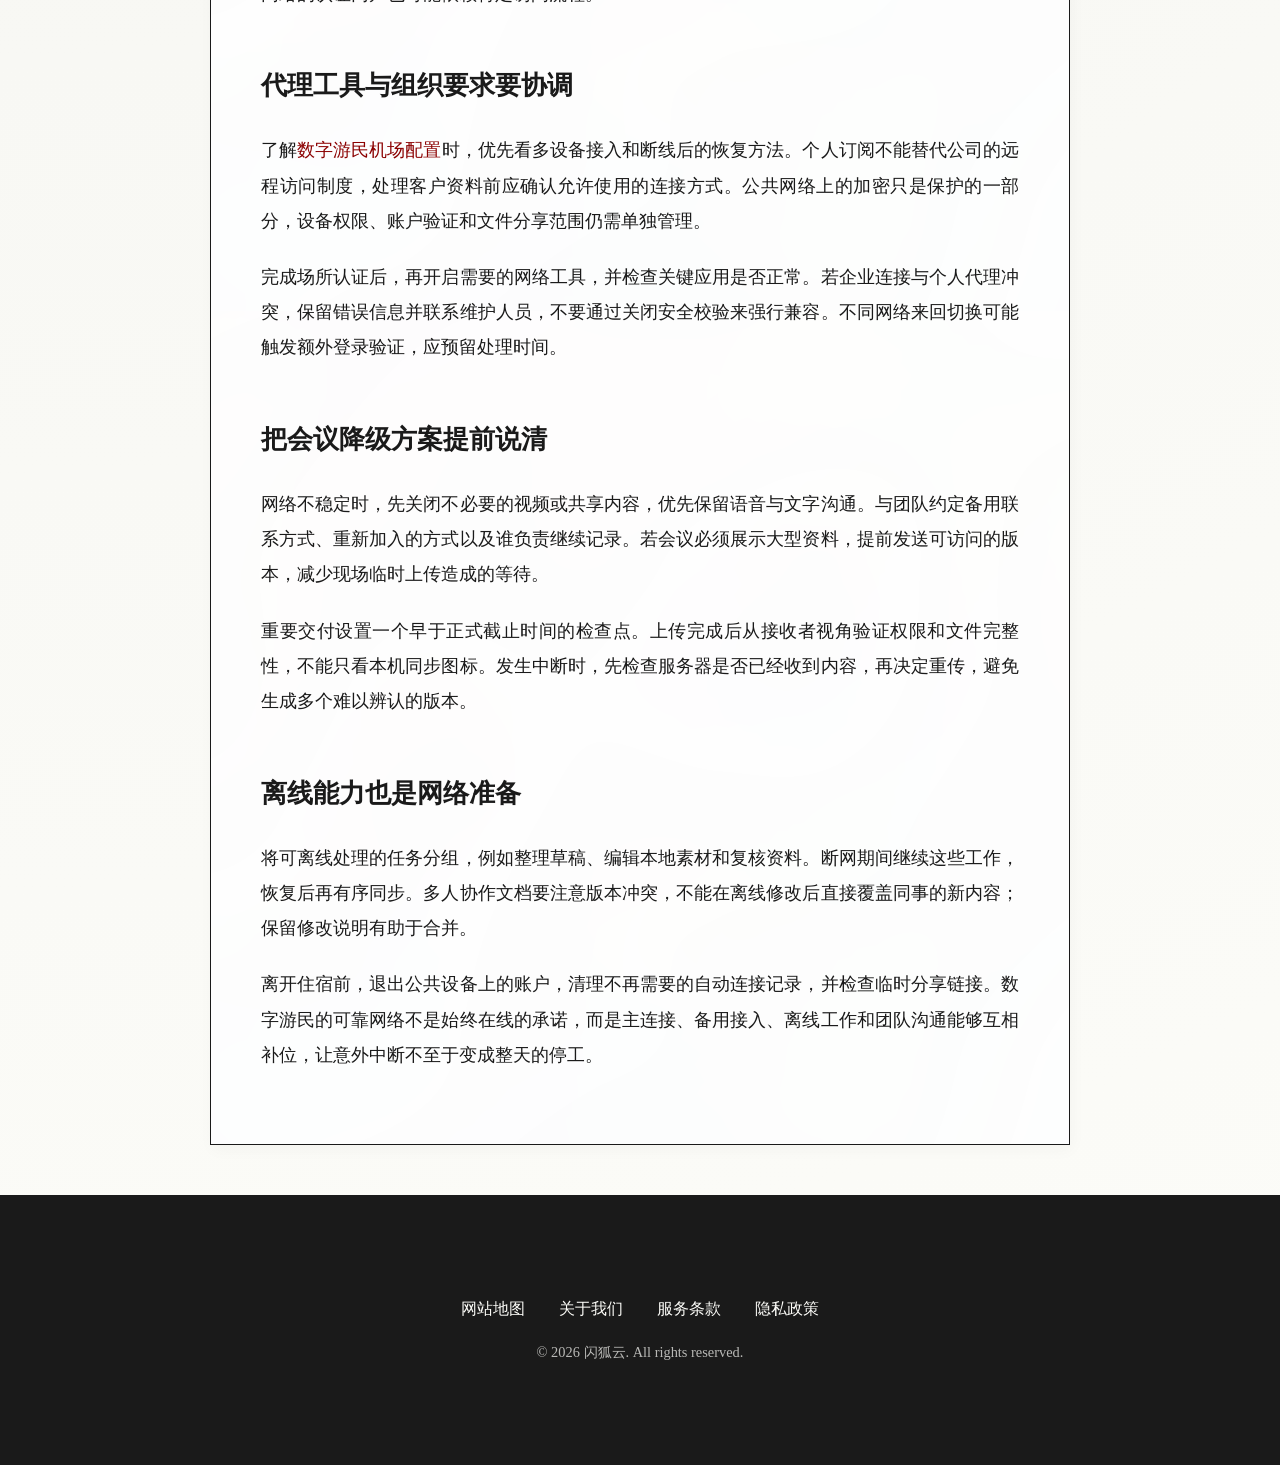
<file: digital-nomad.html>
<!DOCTYPE html>
<html lang="zh-CN">
<head>
    <meta charset="UTF-8">
    <meta name="viewport" content="width=device-width, initial-scale=1.0">
    <title>数字游民出行网络准备：住宿测试、备用接入与离线交付｜闪狐云</title>
    <link rel="stylesheet" href="style.css">
<link rel="canonical" href="https://shanhucloud.mom/digital-nomad.html">
</head>
<body class="ink-bg-1">
    <header class="sticky-nav">
        <div class="logo">
            <svg viewBox="0 0 120 50" class="ink-logo" xmlns="http://www.w3.org/2000/svg">
                <path d="M10,40 Q25,5 45,25 T80,10 Q60,35 45,35 T10,40 Z" fill="none" stroke="#222" stroke-width="2" class="brush-stroke"/>
                <circle cx="35" cy="22" r="2" fill="#222"/>
                <text x="50" y="32" font-family="'STZhongsong', serif" font-size="22" fill="#222">闪狐云</text>
            </svg>
        </div>
        <nav>
            <a href="index.html#hero">首页</a>
            <a href="index.html#advantages">优势</a>
            <a href="index.html#streaming">流媒体</a>
            <a href="index.html#pricing">方案</a>
            <a href="index.html#faq">常见问题</a>
            <a href="blog.html">墨客观察</a>
        </nav>
        <a href="https://ww012.twilightaff.com/#/?code=A56DH1Af" rel="nofollow" target="_blank" class="btn primary-btn">查看套餐详情</a>
    </header>
    <main class="article-container">
        <article class="seo-article">
        <h1>数字游民出行网络准备：住宿测试、备用接入与离线交付</h1>
        
        
<p>远程工作并不要求每个地方都拥有同样快的网络，但需要知道连接失效时怎样继续。住处的宣传写着高速Wi-Fi，可能没有说明上行、晚间拥挤程度和房间覆盖；手机信号看起来充足，也不保证室内会议稳定。出发前把工作任务与备用方案安排好，比到达后临时寻找“最快节点”更可靠。</p>
<h2>预订之前询问与工作有关的信息</h2>
<p>向住宿方询问办公位置是否能稳定接入、是否提供有线连接，以及是否存在登录次数或设备数量限制。速度截图可以参考，但应了解测试时间和位置。需要频繁视频会议的人，还应考虑安静空间、电源和能否长时间停留，网络只是工作条件的一部分。</p>
<p>列出抵达当天必须完成的事项，尽量把大型系统更新、依赖安装和资料下载提前处理。将会议链接、联系人和重要说明保存为离线可读版本。若工作系统要求特定地区或受管网络，应事先与组织确认，不要到目的地后才发现账户访问条件发生变化。</p>
<h2>备用接入必须实际试过</h2>
<p>移动数据可以作为备用，但购买前应确认设备支持、覆盖范围、热点共享规则与有效期。两张卡如果共享同一底层网络，未必具有真正独立的故障边界。比较备用方案时，关注它能否支持最重要的沟通与交付，而不是追求所有场景下都替代主网络。</p>
<p>抵达后先测试热点能否被工作电脑识别，并完成一次简短的业务访问。不要等正式会议中断时才输入新的配置。记录启动热点、连接电脑和恢复原网络的顺序，保持电量与充电设备可用；长期共享网络也会增加手机发热与耗电。</p>
<h2>用自己的工作流验收住宿网络</h2>
<p>先打开日常协作工具，再上传一个不敏感的测试文件，最后进行短时间音视频通话。观察能否完成任务、是否反复掉线以及上传期间其他交互是否明显变慢。只测下载峰值，无法说明会议与文件交付的实际表现。</p>
<p>如果卧室和公共区域差异很大，应调整工作位置或询问可用的有线方案。若只有一个工作服务异常，再比较其状态、权限和网络路径。不要一开始就修改所有DNS、代理和路由设置，因为住宿网络的认证门户也可能依赖特定访问流程。</p>
<h2>代理工具与组织要求要协调</h2>
<p>了解<a href="https://jichangtuijan.top/">数字游民机场配置</a>时，优先看多设备接入和断线后的恢复方法。个人订阅不能替代公司的远程访问制度，处理客户资料前应确认允许使用的连接方式。公共网络上的加密只是保护的一部分，设备权限、账户验证和文件分享范围仍需单独管理。</p>
<p>完成场所认证后，再开启需要的网络工具，并检查关键应用是否正常。若企业连接与个人代理冲突，保留错误信息并联系维护人员，不要通过关闭安全校验来强行兼容。不同网络来回切换可能触发额外登录验证，应预留处理时间。</p>
<h2>把会议降级方案提前说清</h2>
<p>网络不稳定时，先关闭不必要的视频或共享内容，优先保留语音与文字沟通。与团队约定备用联系方式、重新加入的方式以及谁负责继续记录。若会议必须展示大型资料，提前发送可访问的版本，减少现场临时上传造成的等待。</p>
<p>重要交付设置一个早于正式截止时间的检查点。上传完成后从接收者视角验证权限和文件完整性，不能只看本机同步图标。发生中断时，先检查服务器是否已经收到内容，再决定重传，避免生成多个难以辨认的版本。</p>
<h2>离线能力也是网络准备</h2>
<p>将可离线处理的任务分组，例如整理草稿、编辑本地素材和复核资料。断网期间继续这些工作，恢复后再有序同步。多人协作文档要注意版本冲突，不能在离线修改后直接覆盖同事的新内容；保留修改说明有助于合并。</p>
<p>离开住宿前，退出公共设备上的账户，清理不再需要的自动连接记录，并检查临时分享链接。数字游民的可靠网络不是始终在线的承诺，而是主连接、备用接入、离线工作和团队沟通能够互相补位，让意外中断不至于变成整天的停工。</p>

    </article>
    </main>
    <footer class="footer" style="display:flex; flex-direction:column; justify-content:center; align-items:center;">
        <nav class="footer-nav">
            <a href="sitemap.html">网站地图</a>
            <a href="about.html">关于我们</a>
            <a href="terms.html">服务条款</a>
            <a href="privacy.html">隐私政策</a>
        </nav>
        <p class="copyright">© 2026 闪狐云. All rights reserved.</p>
    </footer>
</body>
</html>
</file>
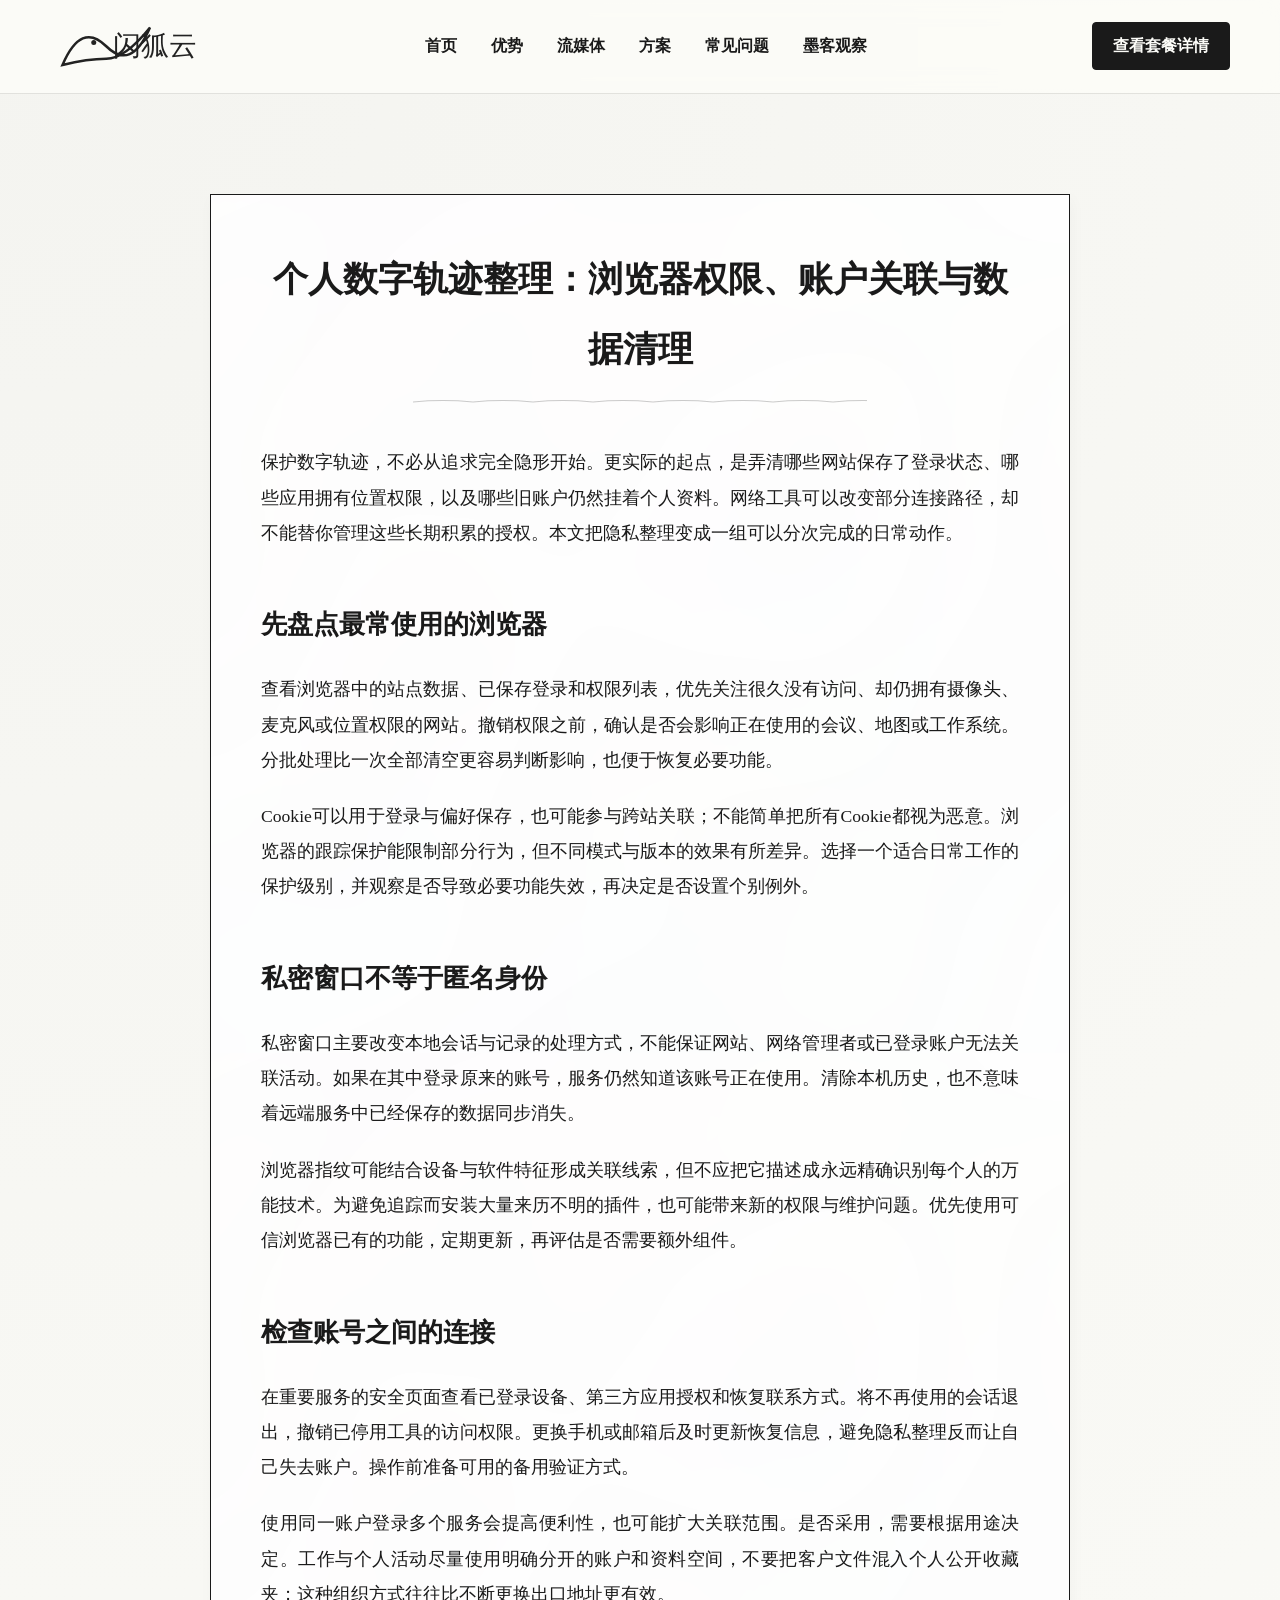
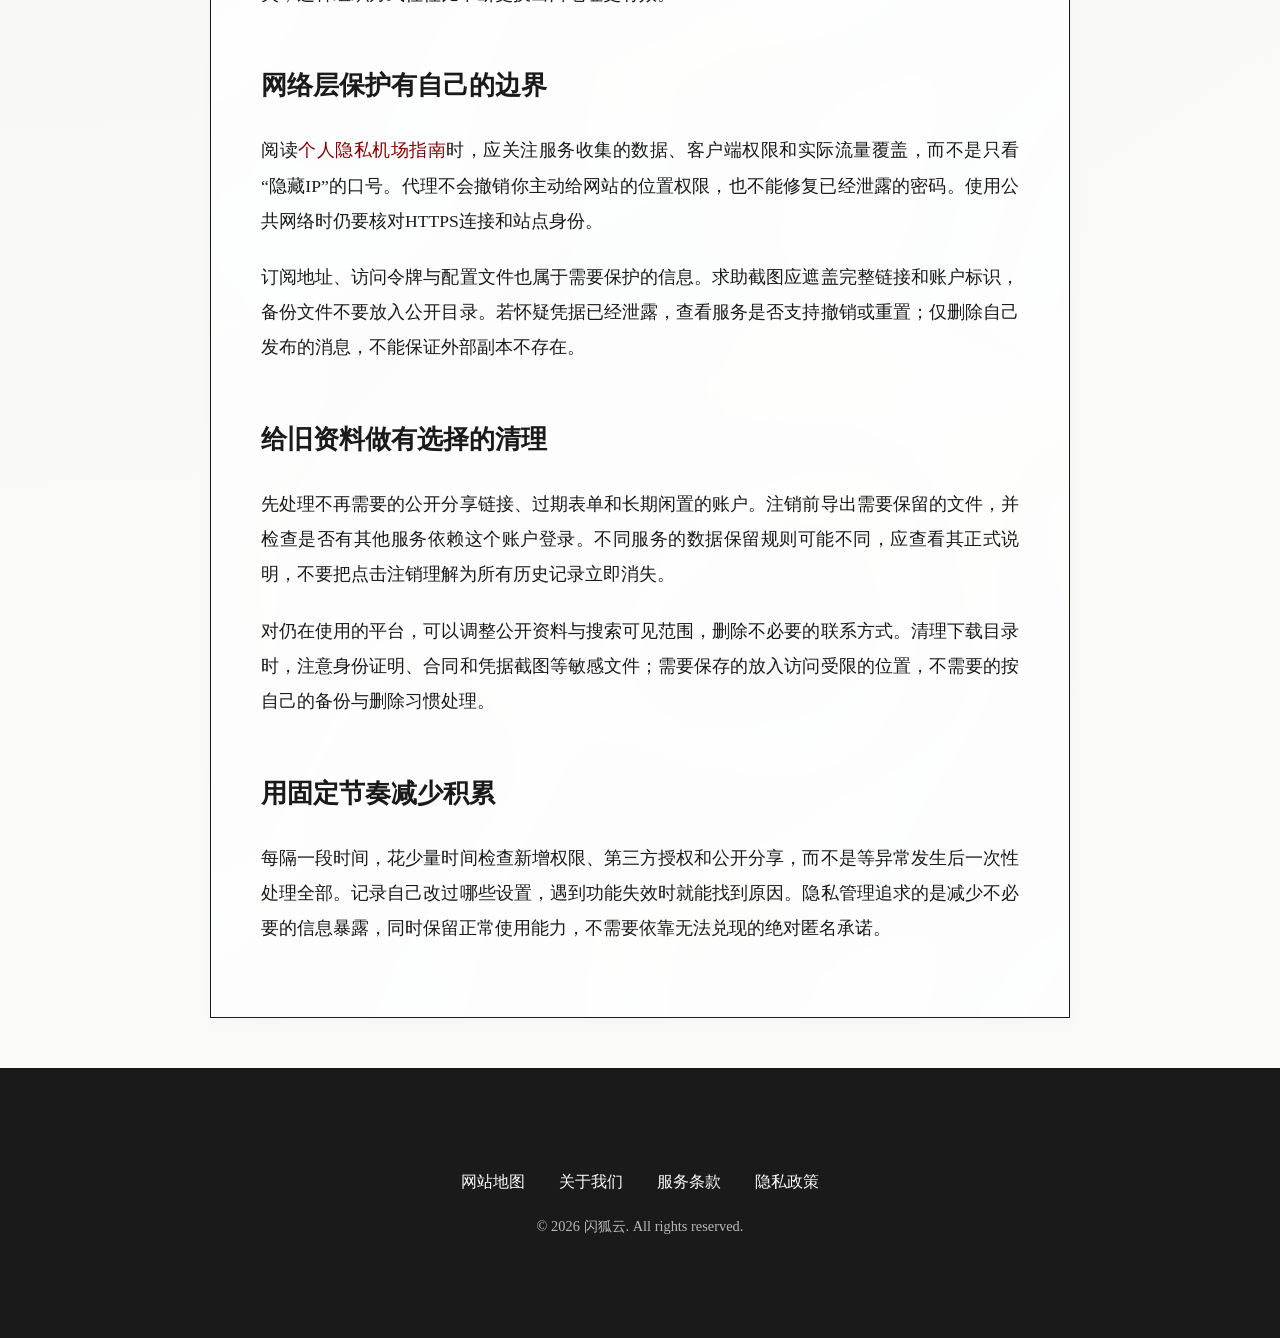
<file: privacy-matters.html>
<!DOCTYPE html>
<html lang="zh-CN">
<head>
    <meta charset="UTF-8">
    <meta name="viewport" content="width=device-width, initial-scale=1.0">
    <title>个人数字轨迹整理：浏览器权限、账户关联与数据清理｜闪狐云</title>
    <link rel="stylesheet" href="style.css">
<link rel="canonical" href="https://shanhucloud.mom/privacy-matters.html">
</head>
<body class="ink-bg-1">
    <header class="sticky-nav">
        <div class="logo">
            <svg viewBox="0 0 120 50" class="ink-logo" xmlns="http://www.w3.org/2000/svg">
                <path d="M10,40 Q25,5 45,25 T80,10 Q60,35 45,35 T10,40 Z" fill="none" stroke="#222" stroke-width="2" class="brush-stroke"/>
                <circle cx="35" cy="22" r="2" fill="#222"/>
                <text x="50" y="32" font-family="'STZhongsong', serif" font-size="22" fill="#222">闪狐云</text>
            </svg>
        </div>
        <nav>
            <a href="index.html#hero">首页</a>
            <a href="index.html#advantages">优势</a>
            <a href="index.html#streaming">流媒体</a>
            <a href="index.html#pricing">方案</a>
            <a href="index.html#faq">常见问题</a>
            <a href="blog.html">墨客观察</a>
        </nav>
        <a href="https://ww012.twilightaff.com/#/?code=A56DH1Af" rel="nofollow" target="_blank" class="btn primary-btn">查看套餐详情</a>
    </header>
    <main class="article-container">
        <article class="seo-article">
        <h1>个人数字轨迹整理：浏览器权限、账户关联与数据清理</h1>

        
<p>保护数字轨迹，不必从追求完全隐形开始。更实际的起点，是弄清哪些网站保存了登录状态、哪些应用拥有位置权限，以及哪些旧账户仍然挂着个人资料。网络工具可以改变部分连接路径，却不能替你管理这些长期积累的授权。本文把隐私整理变成一组可以分次完成的日常动作。</p>
<h2>先盘点最常使用的浏览器</h2>
<p>查看浏览器中的站点数据、已保存登录和权限列表，优先关注很久没有访问、却仍拥有摄像头、麦克风或位置权限的网站。撤销权限之前，确认是否会影响正在使用的会议、地图或工作系统。分批处理比一次全部清空更容易判断影响，也便于恢复必要功能。</p>
<p>Cookie可以用于登录与偏好保存，也可能参与跨站关联；不能简单把所有Cookie都视为恶意。浏览器的跟踪保护能限制部分行为，但不同模式与版本的效果有所差异。选择一个适合日常工作的保护级别，并观察是否导致必要功能失效，再决定是否设置个别例外。</p>
<h2>私密窗口不等于匿名身份</h2>
<p>私密窗口主要改变本地会话与记录的处理方式，不能保证网站、网络管理者或已登录账户无法关联活动。如果在其中登录原来的账号，服务仍然知道该账号正在使用。清除本机历史，也不意味着远端服务中已经保存的数据同步消失。</p>
<p>浏览器指纹可能结合设备与软件特征形成关联线索，但不应把它描述成永远精确识别每个人的万能技术。为避免追踪而安装大量来历不明的插件，也可能带来新的权限与维护问题。优先使用可信浏览器已有的功能，定期更新，再评估是否需要额外组件。</p>
<h2>检查账号之间的连接</h2>
<p>在重要服务的安全页面查看已登录设备、第三方应用授权和恢复联系方式。将不再使用的会话退出，撤销已停用工具的访问权限。更换手机或邮箱后及时更新恢复信息，避免隐私整理反而让自己失去账户。操作前准备可用的备用验证方式。</p>
<p>使用同一账户登录多个服务会提高便利性，也可能扩大关联范围。是否采用，需要根据用途决定。工作与个人活动尽量使用明确分开的账户和资料空间，不要把客户文件混入个人公开收藏夹；这种组织方式往往比不断更换出口地址更有效。</p>
<h2>网络层保护有自己的边界</h2>
<p>阅读<a href="https://jichangtuijan.top/">个人隐私机场指南</a>时，应关注服务收集的数据、客户端权限和实际流量覆盖，而不是只看“隐藏IP”的口号。代理不会撤销你主动给网站的位置权限，也不能修复已经泄露的密码。使用公共网络时仍要核对HTTPS连接和站点身份。</p>
<p>订阅地址、访问令牌与配置文件也属于需要保护的信息。求助截图应遮盖完整链接和账户标识，备份文件不要放入公开目录。若怀疑凭据已经泄露，查看服务是否支持撤销或重置；仅删除自己发布的消息，不能保证外部副本不存在。</p>
<h2>给旧资料做有选择的清理</h2>
<p>先处理不再需要的公开分享链接、过期表单和长期闲置的账户。注销前导出需要保留的文件，并检查是否有其他服务依赖这个账户登录。不同服务的数据保留规则可能不同，应查看其正式说明，不要把点击注销理解为所有历史记录立即消失。</p>
<p>对仍在使用的平台，可以调整公开资料与搜索可见范围，删除不必要的联系方式。清理下载目录时，注意身份证明、合同和凭据截图等敏感文件；需要保存的放入访问受限的位置，不需要的按自己的备份与删除习惯处理。</p>
<h2>用固定节奏减少积累</h2>
<p>每隔一段时间，花少量时间检查新增权限、第三方授权和公开分享，而不是等异常发生后一次性处理全部。记录自己改过哪些设置，遇到功能失效时就能找到原因。隐私管理追求的是减少不必要的信息暴露，同时保留正常使用能力，不需要依靠无法兑现的绝对匿名承诺。</p>

    </article>
    </main>
    <footer class="footer" style="display:flex; flex-direction:column; justify-content:center; align-items:center;">
        <nav class="footer-nav">
            <a href="sitemap.html">网站地图</a>
            <a href="about.html">关于我们</a>
            <a href="terms.html">服务条款</a>
            <a href="privacy.html">隐私政策</a>
        </nav>
        <p class="copyright">© 2026 闪狐云. All rights reserved.</p>
    </footer>
</body>
</html>
</file>
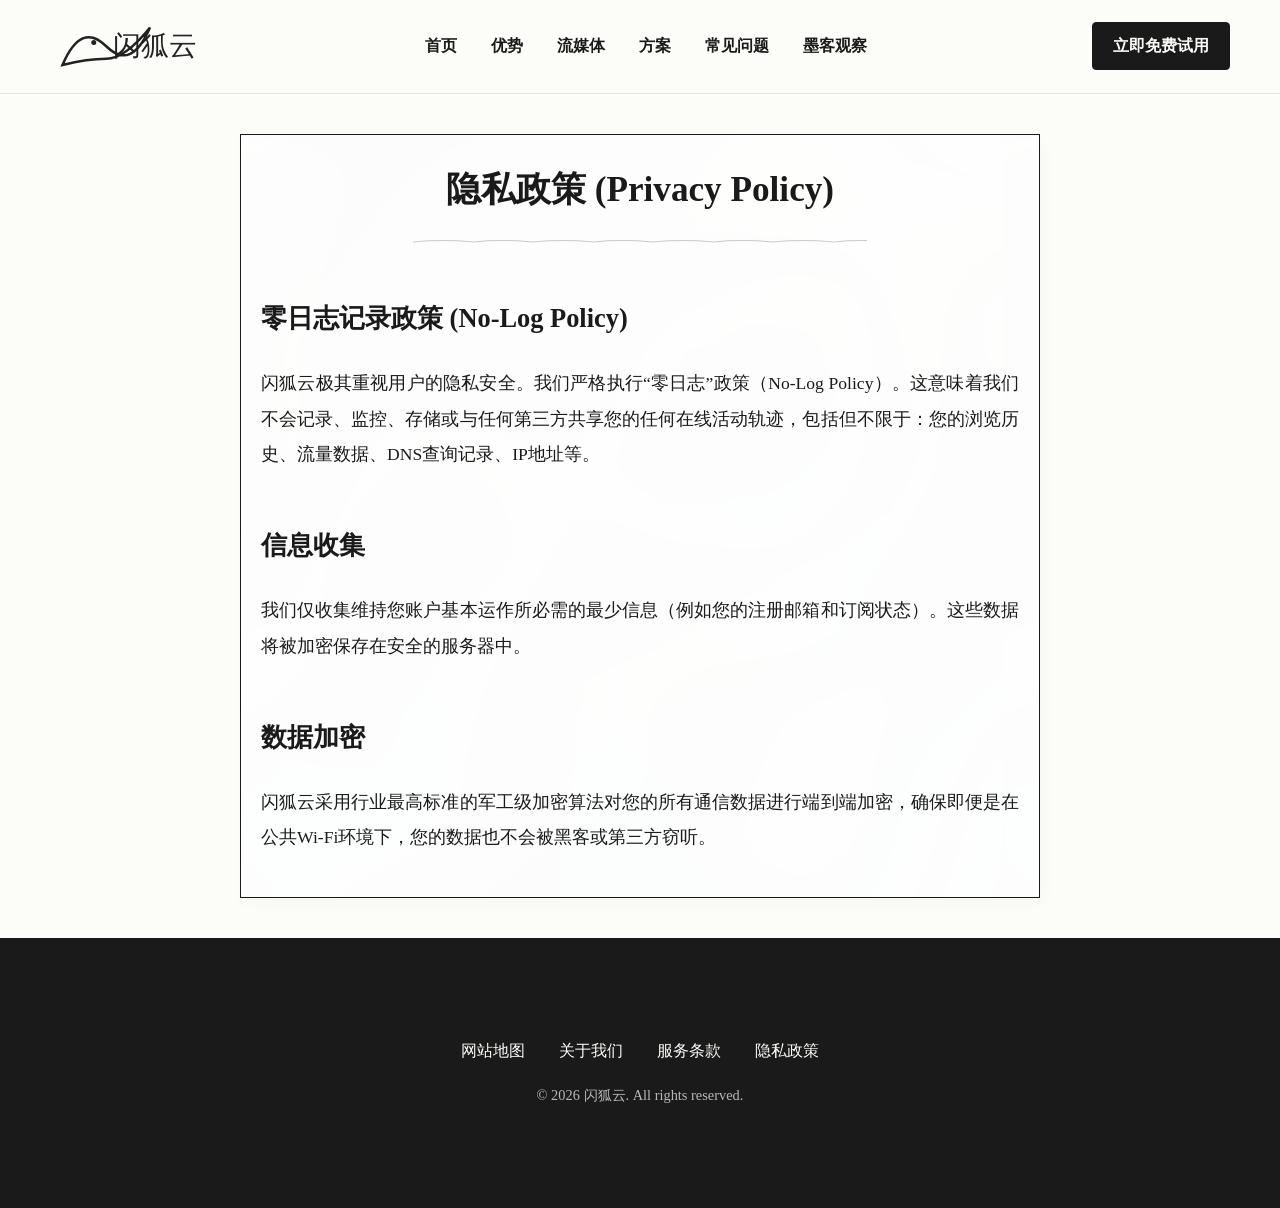
<file: privacy.html>
<!DOCTYPE html>
<html lang="zh-CN">
<head>
<meta charset="UTF-8">
<meta name="viewport" content="width=device-width, initial-scale=1.0">
<link rel="stylesheet" href="style.css">
<title>隐私政策 - 闪狐云</title>
<link rel="canonical" href="https://shanhucloud.mom/privacy.html">
</head>
<body>
<header class="sticky-nav">
        <div class="logo">
            <svg viewBox="0 0 120 50" class="ink-logo" xmlns="http://www.w3.org/2000/svg" role="img" aria-label="闪狐云 Logo">
                <path d="M10,40 Q25,5 45,25 T80,10 Q60,35 45,35 T10,40 Z" fill="none" stroke="#222" stroke-width="2" class="brush-stroke"/>
                <circle cx="35" cy="22" r="2" fill="#222"/>
                <text x="50" y="32" font-family="'STZhongsong', serif" font-size="22" fill="#222">闪狐云</text>
            </svg>
        </div>
        <nav>
            <a href="#hero">首页</a>
            <a href="#advantages">优势</a>
            <a href="#streaming">流媒体</a>
            <a href="#pricing">方案</a>
            <a href="#faq">常见问题</a>
            <a href="blog.html">墨客观察</a>
        </nav>
        <a href="https://ww012.twilightaff.com/#/?code=A56DH1Af" rel="nofollow" target="_blank" class="btn primary-btn">立即免费试用</a>
    </header>
<main class="article-container seo-article subpage-container" style="max-width: 800px; margin: 40px auto; padding: 20px;">
<h1>隐私政策 (Privacy Policy)</h1>
<h2>零日志记录政策 (No-Log Policy)</h2><p>闪狐云极其重视用户的隐私安全。我们严格执行“零日志”政策（No-Log Policy）。这意味着我们不会记录、监控、存储或与任何第三方共享您的任何在线活动轨迹，包括但不限于：您的浏览历史、流量数据、DNS查询记录、IP地址等。</p>
<h2>信息收集</h2><p>我们仅收集维持您账户基本运作所必需的最少信息（例如您的注册邮箱和订阅状态）。这些数据将被加密保存在安全的服务器中。</p>
<h2>数据加密</h2><p>闪狐云采用行业最高标准的军工级加密算法对您的所有通信数据进行端到端加密，确保即便是在公共Wi-Fi环境下，您的数据也不会被黑客或第三方窃听。</p>
</main>
<footer class="scroll-section footer">
            <nav class="footer-nav">
                <a href="sitemap.html">网站地图</a>
                <a href="about.html">关于我们</a>
                <a href="terms.html">服务条款</a>
                <a href="privacy.html">隐私政策</a>
            </nav>
            <p class="copyright">© 2026 闪狐云. All rights reserved.</p>
        </footer>
</body>
</html>
</file>
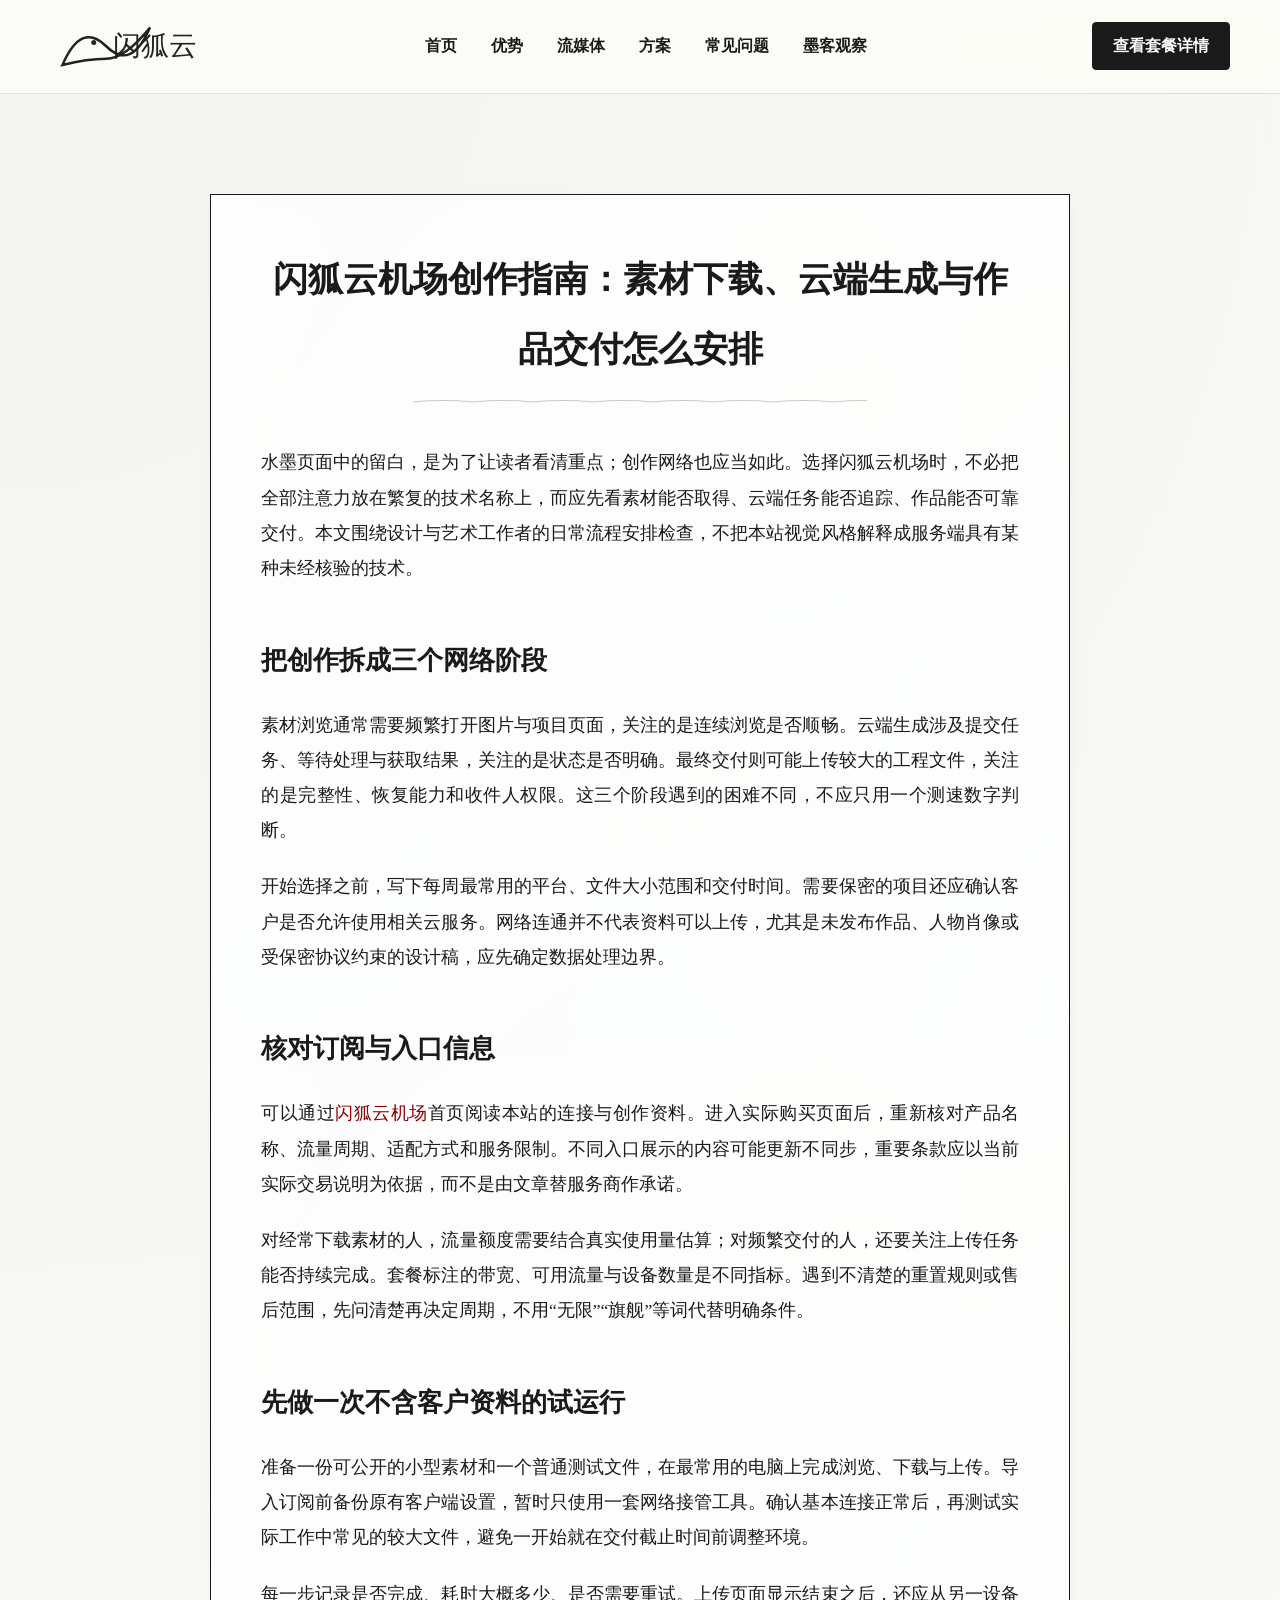
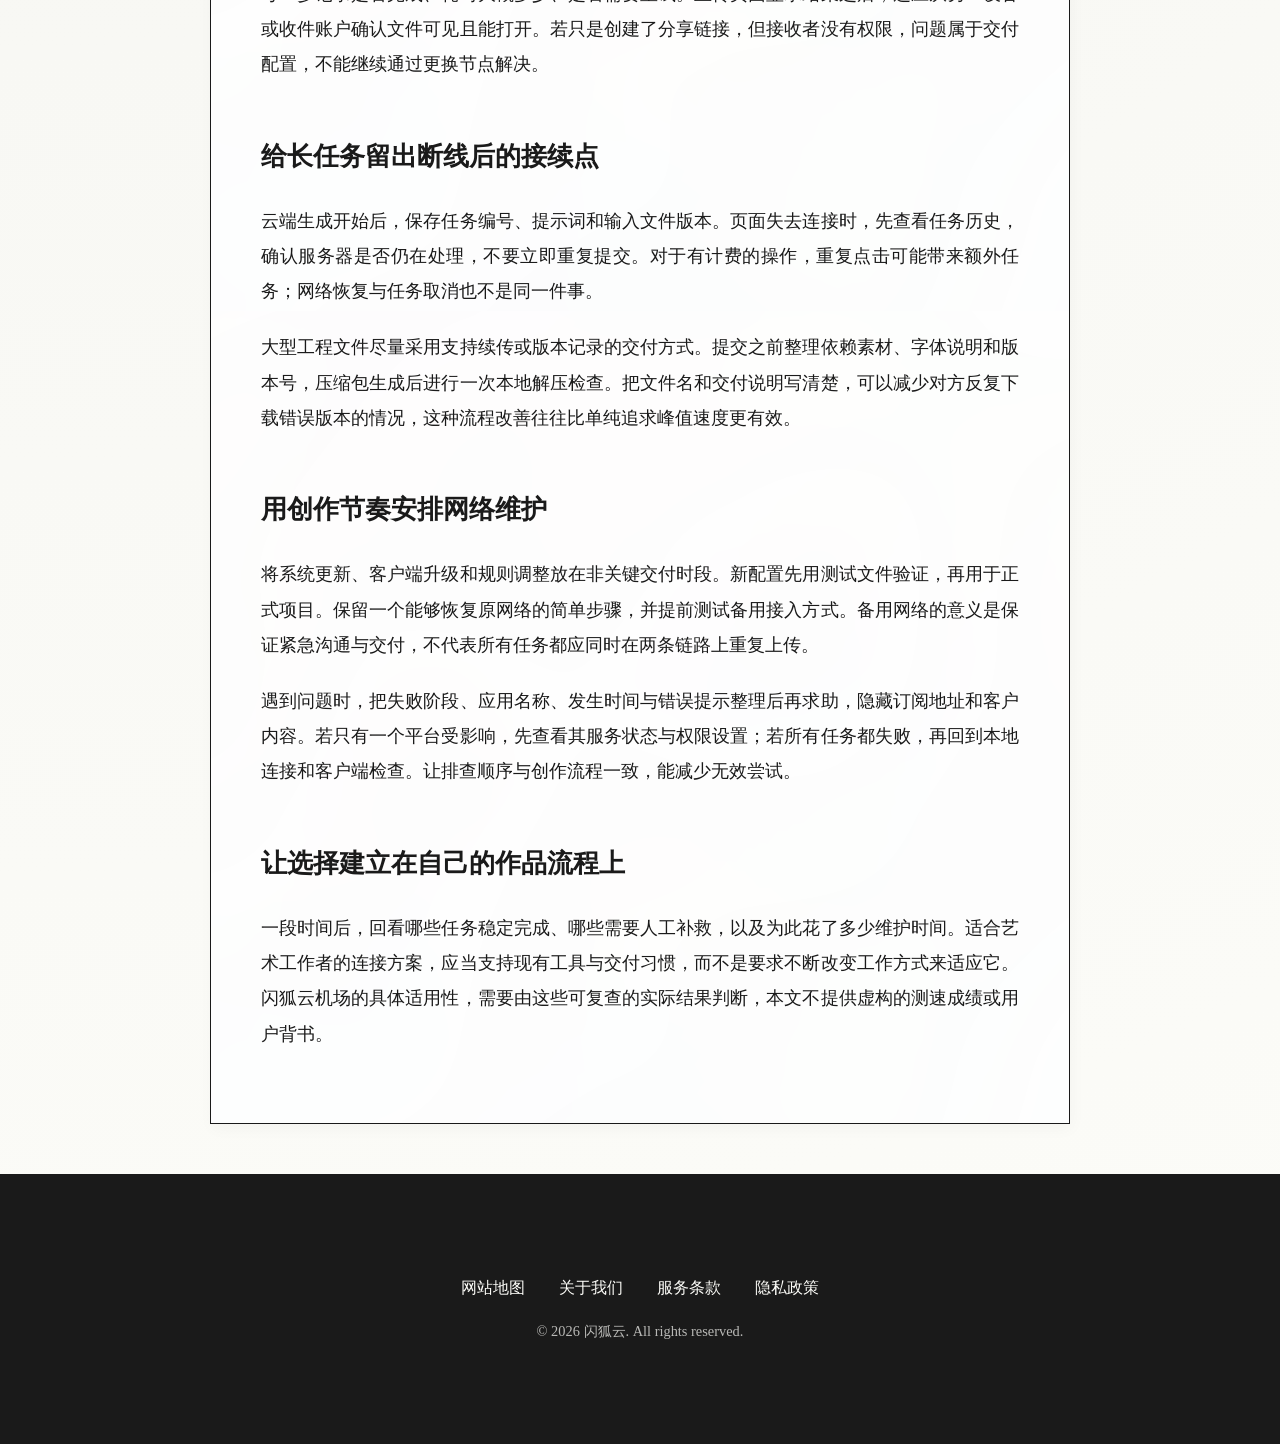
<file: shanhucloud-experience.html>
<!DOCTYPE html>
<html lang="zh-CN">
<head>
    <meta charset="UTF-8">
    <meta name="viewport" content="width=device-width, initial-scale=1.0">
    <title>闪狐云机场创作指南：素材下载、云端生成与作品交付怎么安排</title>
    <link rel="stylesheet" href="style.css">
<link rel="canonical" href="https://shanhucloud.mom/shanhucloud-experience.html">
</head>
<body class="ink-bg-1">
    <header class="sticky-nav">
        <div class="logo">
            <svg viewBox="0 0 120 50" class="ink-logo" xmlns="http://www.w3.org/2000/svg">
                <path d="M10,40 Q25,5 45,25 T80,10 Q60,35 45,35 T10,40 Z" fill="none" stroke="#222" stroke-width="2" class="brush-stroke"/>
                <circle cx="35" cy="22" r="2" fill="#222"/>
                <text x="50" y="32" font-family="'STZhongsong', serif" font-size="22" fill="#222">闪狐云</text>
            </svg>
        </div>
        <nav>
            <a href="index.html#hero">首页</a>
            <a href="index.html#advantages">优势</a>
            <a href="index.html#streaming">流媒体</a>
            <a href="index.html#pricing">方案</a>
            <a href="index.html#faq">常见问题</a>
            <a href="blog.html">墨客观察</a>
        </nav>
        <a href="https://ww012.twilightaff.com/#/?code=A56DH1Af" rel="nofollow" target="_blank" class="btn primary-btn">查看套餐详情</a>
    </header>
    <main class="article-container">
        <article class="seo-article">
        <h1>闪狐云机场创作指南：素材下载、云端生成与作品交付怎么安排</h1>

        
<p>水墨页面中的留白，是为了让读者看清重点；创作网络也应当如此。选择闪狐云机场时，不必把全部注意力放在繁复的技术名称上，而应先看素材能否取得、云端任务能否追踪、作品能否可靠交付。本文围绕设计与艺术工作者的日常流程安排检查，不把本站视觉风格解释成服务端具有某种未经核验的技术。</p>
<h2>把创作拆成三个网络阶段</h2>
<p>素材浏览通常需要频繁打开图片与项目页面，关注的是连续浏览是否顺畅。云端生成涉及提交任务、等待处理与获取结果，关注的是状态是否明确。最终交付则可能上传较大的工程文件，关注的是完整性、恢复能力和收件人权限。这三个阶段遇到的困难不同，不应只用一个测速数字判断。</p>
<p>开始选择之前，写下每周最常用的平台、文件大小范围和交付时间。需要保密的项目还应确认客户是否允许使用相关云服务。网络连通并不代表资料可以上传，尤其是未发布作品、人物肖像或受保密协议约束的设计稿，应先确定数据处理边界。</p>
<h2>核对订阅与入口信息</h2>
<p>可以通过<a href="https://shanhucloud.mom/">闪狐云机场</a>首页阅读本站的连接与创作资料。进入实际购买页面后，重新核对产品名称、流量周期、适配方式和服务限制。不同入口展示的内容可能更新不同步，重要条款应以当前实际交易说明为依据，而不是由文章替服务商作承诺。</p>
<p>对经常下载素材的人，流量额度需要结合真实使用量估算；对频繁交付的人，还要关注上传任务能否持续完成。套餐标注的带宽、可用流量与设备数量是不同指标。遇到不清楚的重置规则或售后范围，先问清楚再决定周期，不用“无限”“旗舰”等词代替明确条件。</p>
<h2>先做一次不含客户资料的试运行</h2>
<p>准备一份可公开的小型素材和一个普通测试文件，在最常用的电脑上完成浏览、下载与上传。导入订阅前备份原有客户端设置，暂时只使用一套网络接管工具。确认基本连接正常后，再测试实际工作中常见的较大文件，避免一开始就在交付截止时间前调整环境。</p>
<p>每一步记录是否完成、耗时大概多少、是否需要重试。上传页面显示结束之后，还应从另一设备或收件账户确认文件可见且能打开。若只是创建了分享链接，但接收者没有权限，问题属于交付配置，不能继续通过更换节点解决。</p>
<h2>给长任务留出断线后的接续点</h2>
<p>云端生成开始后，保存任务编号、提示词和输入文件版本。页面失去连接时，先查看任务历史，确认服务器是否仍在处理，不要立即重复提交。对于有计费的操作，重复点击可能带来额外任务；网络恢复与任务取消也不是同一件事。</p>
<p>大型工程文件尽量采用支持续传或版本记录的交付方式。提交之前整理依赖素材、字体说明和版本号，压缩包生成后进行一次本地解压检查。把文件名和交付说明写清楚，可以减少对方反复下载错误版本的情况，这种流程改善往往比单纯追求峰值速度更有效。</p>
<h2>用创作节奏安排网络维护</h2>
<p>将系统更新、客户端升级和规则调整放在非关键交付时段。新配置先用测试文件验证，再用于正式项目。保留一个能够恢复原网络的简单步骤，并提前测试备用接入方式。备用网络的意义是保证紧急沟通与交付，不代表所有任务都应同时在两条链路上重复上传。</p>
<p>遇到问题时，把失败阶段、应用名称、发生时间与错误提示整理后再求助，隐藏订阅地址和客户内容。若只有一个平台受影响，先查看其服务状态与权限设置；若所有任务都失败，再回到本地连接和客户端检查。让排查顺序与创作流程一致，能减少无效尝试。</p>
<h2>让选择建立在自己的作品流程上</h2>
<p>一段时间后，回看哪些任务稳定完成、哪些需要人工补救，以及为此花了多少维护时间。适合艺术工作者的连接方案，应当支持现有工具与交付习惯，而不是要求不断改变工作方式来适应它。闪狐云机场的具体适用性，需要由这些可复查的实际结果判断，本文不提供虚构的测速成绩或用户背书。</p>

    </article>
    </main>
    <footer class="footer" style="display:flex; flex-direction:column; justify-content:center; align-items:center;">
        <nav class="footer-nav">
            <a href="sitemap.html">网站地图</a>
            <a href="about.html">关于我们</a>
            <a href="terms.html">服务条款</a>
            <a href="privacy.html">隐私政策</a>
        </nav>
        <p class="copyright">© 2026 闪狐云. All rights reserved.</p>
    </footer>
</body>
</html>
</file>
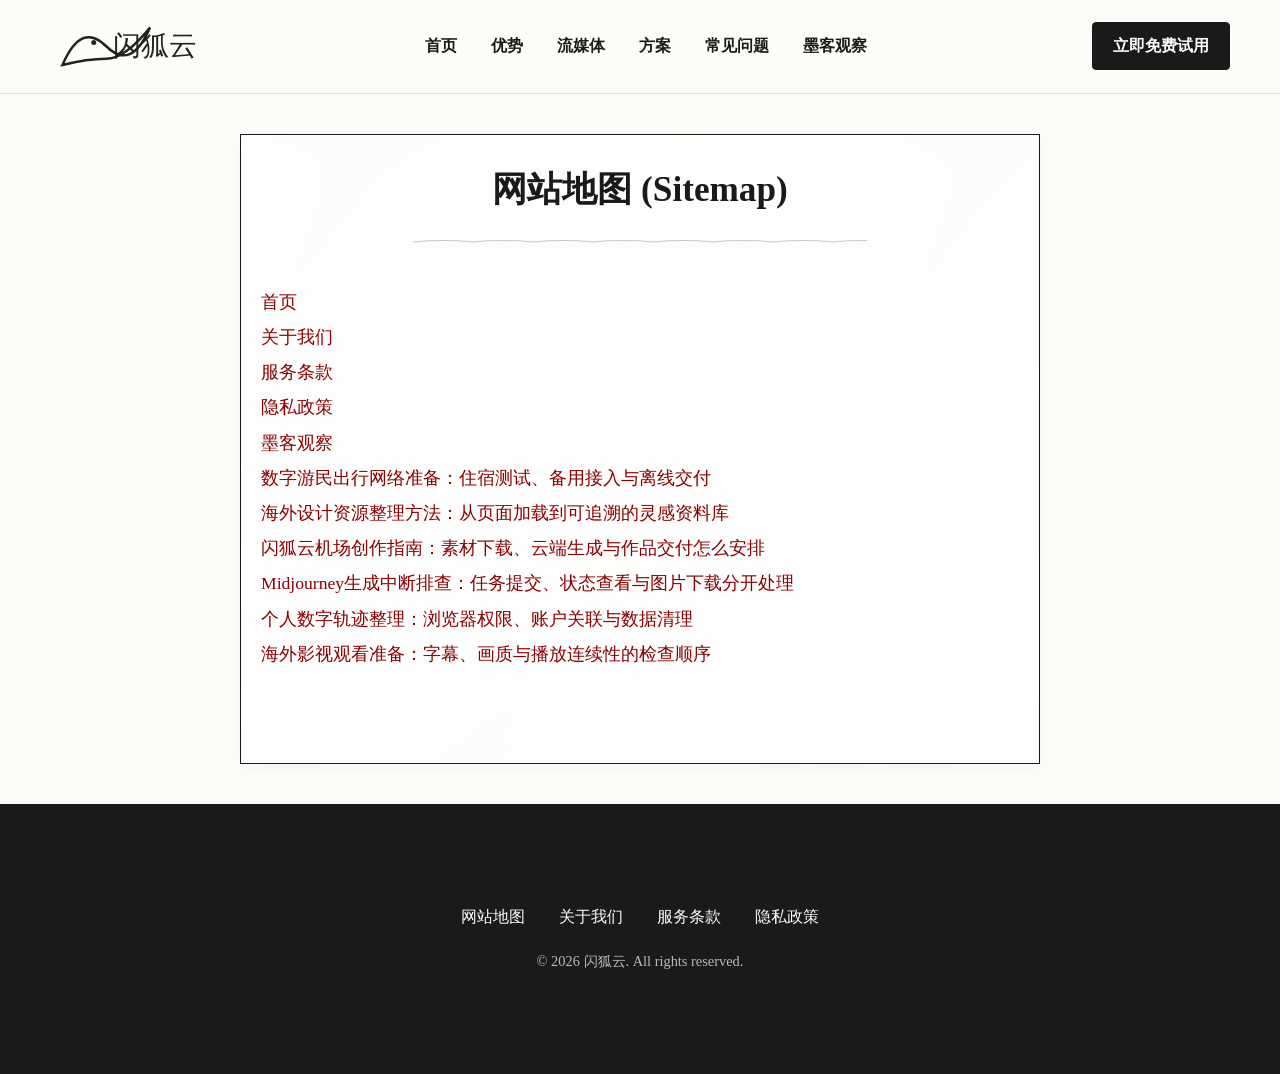
<file: sitemap.html>
<!DOCTYPE html>
<html lang="zh-CN">
<head>
<meta charset="UTF-8">
<meta name="viewport" content="width=device-width, initial-scale=1.0">
<link rel="stylesheet" href="style.css">
<title>网站地图 - 闪狐云</title>
<link rel="canonical" href="https://shanhucloud.mom/sitemap.html">
</head>
<body>
<header class="sticky-nav">
        <div class="logo">
            <svg viewBox="0 0 120 50" class="ink-logo" xmlns="http://www.w3.org/2000/svg" role="img" aria-label="闪狐云 Logo">
                <path d="M10,40 Q25,5 45,25 T80,10 Q60,35 45,35 T10,40 Z" fill="none" stroke="#222" stroke-width="2" class="brush-stroke"/>
                <circle cx="35" cy="22" r="2" fill="#222"/>
                <text x="50" y="32" font-family="'STZhongsong', serif" font-size="22" fill="#222">闪狐云</text>
            </svg>
        </div>
        <nav>
            <a href="#hero">首页</a>
            <a href="#advantages">优势</a>
            <a href="#streaming">流媒体</a>
            <a href="#pricing">方案</a>
            <a href="#faq">常见问题</a>
            <a href="blog.html">墨客观察</a>
        </nav>
        <a href="https://ww012.twilightaff.com/#/?code=A56DH1Af" rel="nofollow" target="_blank" class="btn primary-btn">立即免费试用</a>
    </header>
<main class="article-container seo-article subpage-container" style="max-width: 800px; margin: 40px auto; padding: 20px;">
<h1>网站地图 (Sitemap)</h1>
<ul style="list-style: none; padding: 0; font-size: 1.1rem; line-height: 2;">
<li><a href="index.html">首页</a></li>
<li><a href="about.html">关于我们</a></li>
<li><a href="terms.html">服务条款</a></li>
<li><a href="privacy.html">隐私政策</a></li>
<li><a href="blog.html">墨客观察</a></li>
<li><a href="digital-nomad.html">数字游民出行网络准备：住宿测试、备用接入与离线交付</a></li>
<li><a href="content-creation.html">海外设计资源整理方法：从页面加载到可追溯的灵感资料库</a></li>
<li><a href="shanhucloud-experience.html">闪狐云机场创作指南：素材下载、云端生成与作品交付怎么安排</a></li>
<li><a href="ai-tools-access.html">Midjourney生成中断排查：任务提交、状态查看与图片下载分开处理</a></li>
<li><a href="privacy-matters.html">个人数字轨迹整理：浏览器权限、账户关联与数据清理</a></li>
<li><a href="streaming-culture.html">海外影视观看准备：字幕、画质与播放连续性的检查顺序</a></li>
</ul>
</main>
<footer class="scroll-section footer">
            <nav class="footer-nav">
                <a href="sitemap.html">网站地图</a>
                <a href="about.html">关于我们</a>
                <a href="terms.html">服务条款</a>
                <a href="privacy.html">隐私政策</a>
            </nav>
            <p class="copyright">© 2026 闪狐云. All rights reserved.</p>
        </footer>
</body>
</html>
</file>
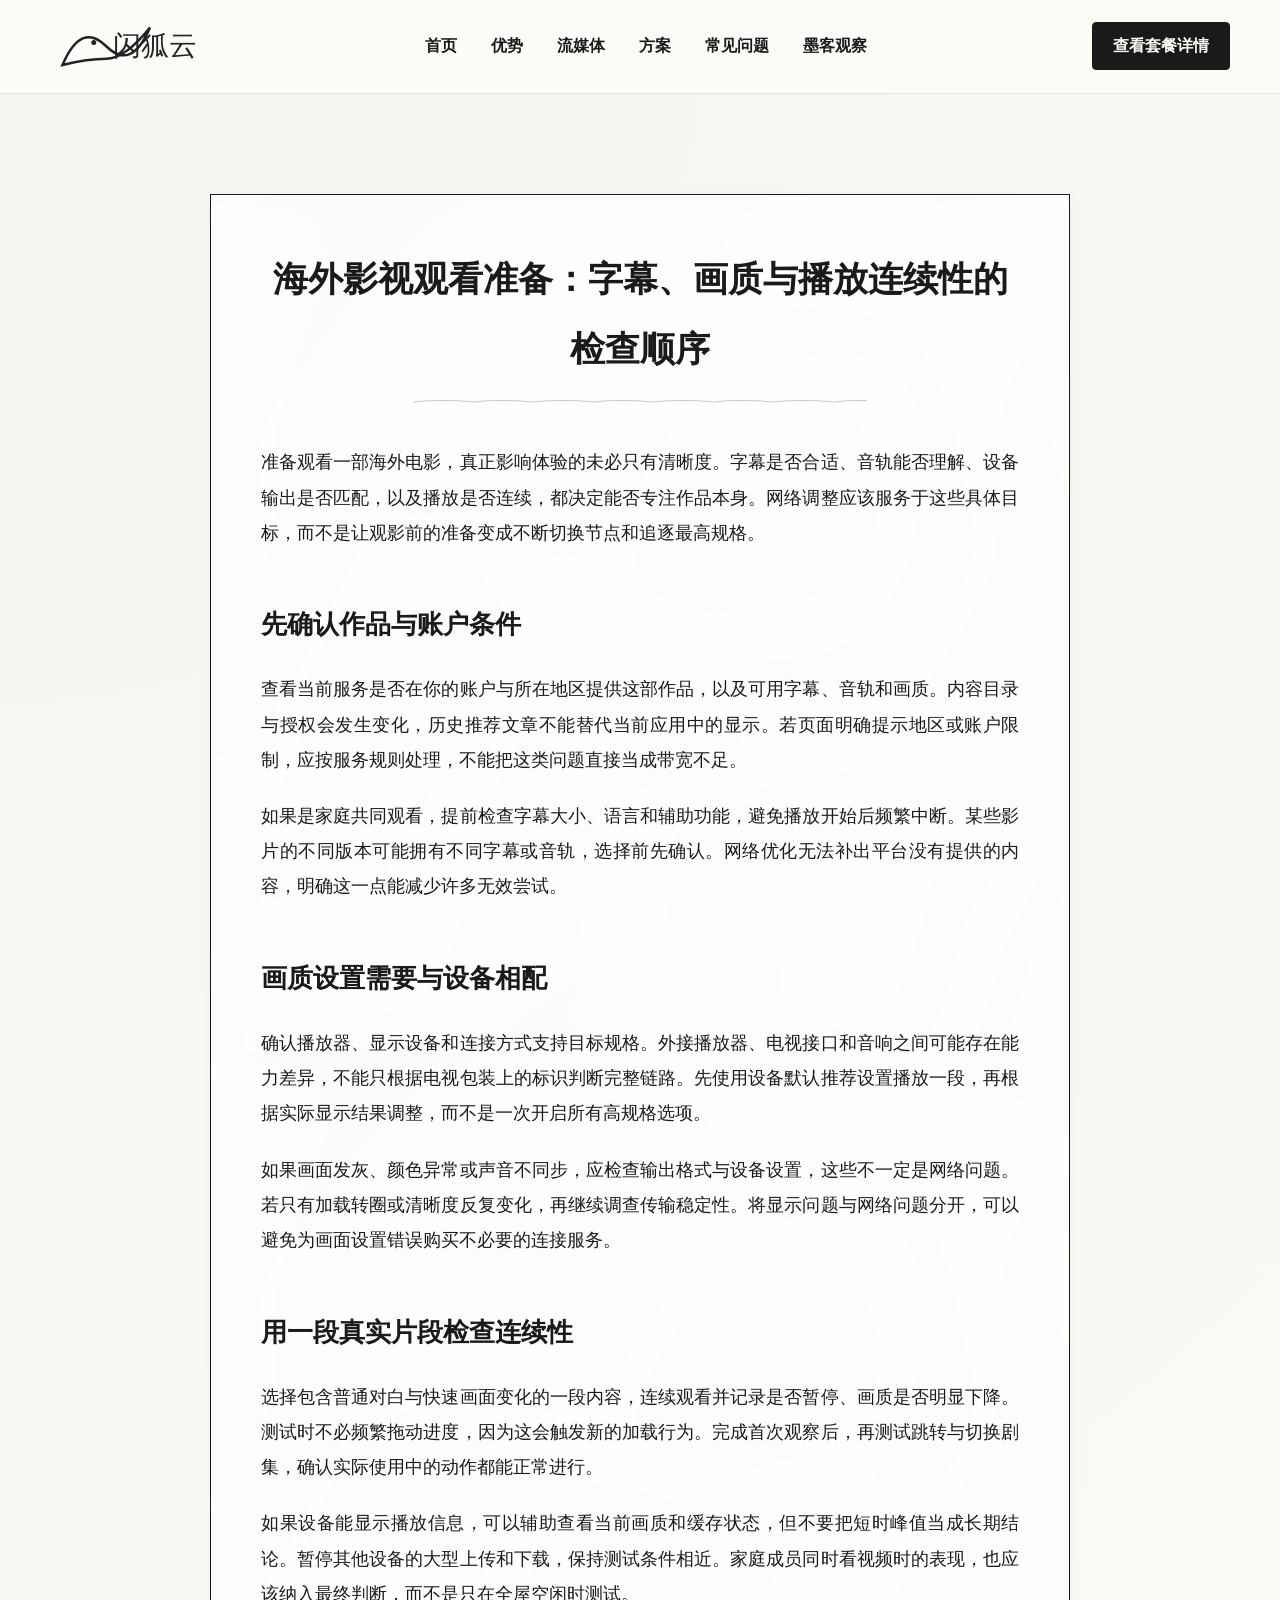
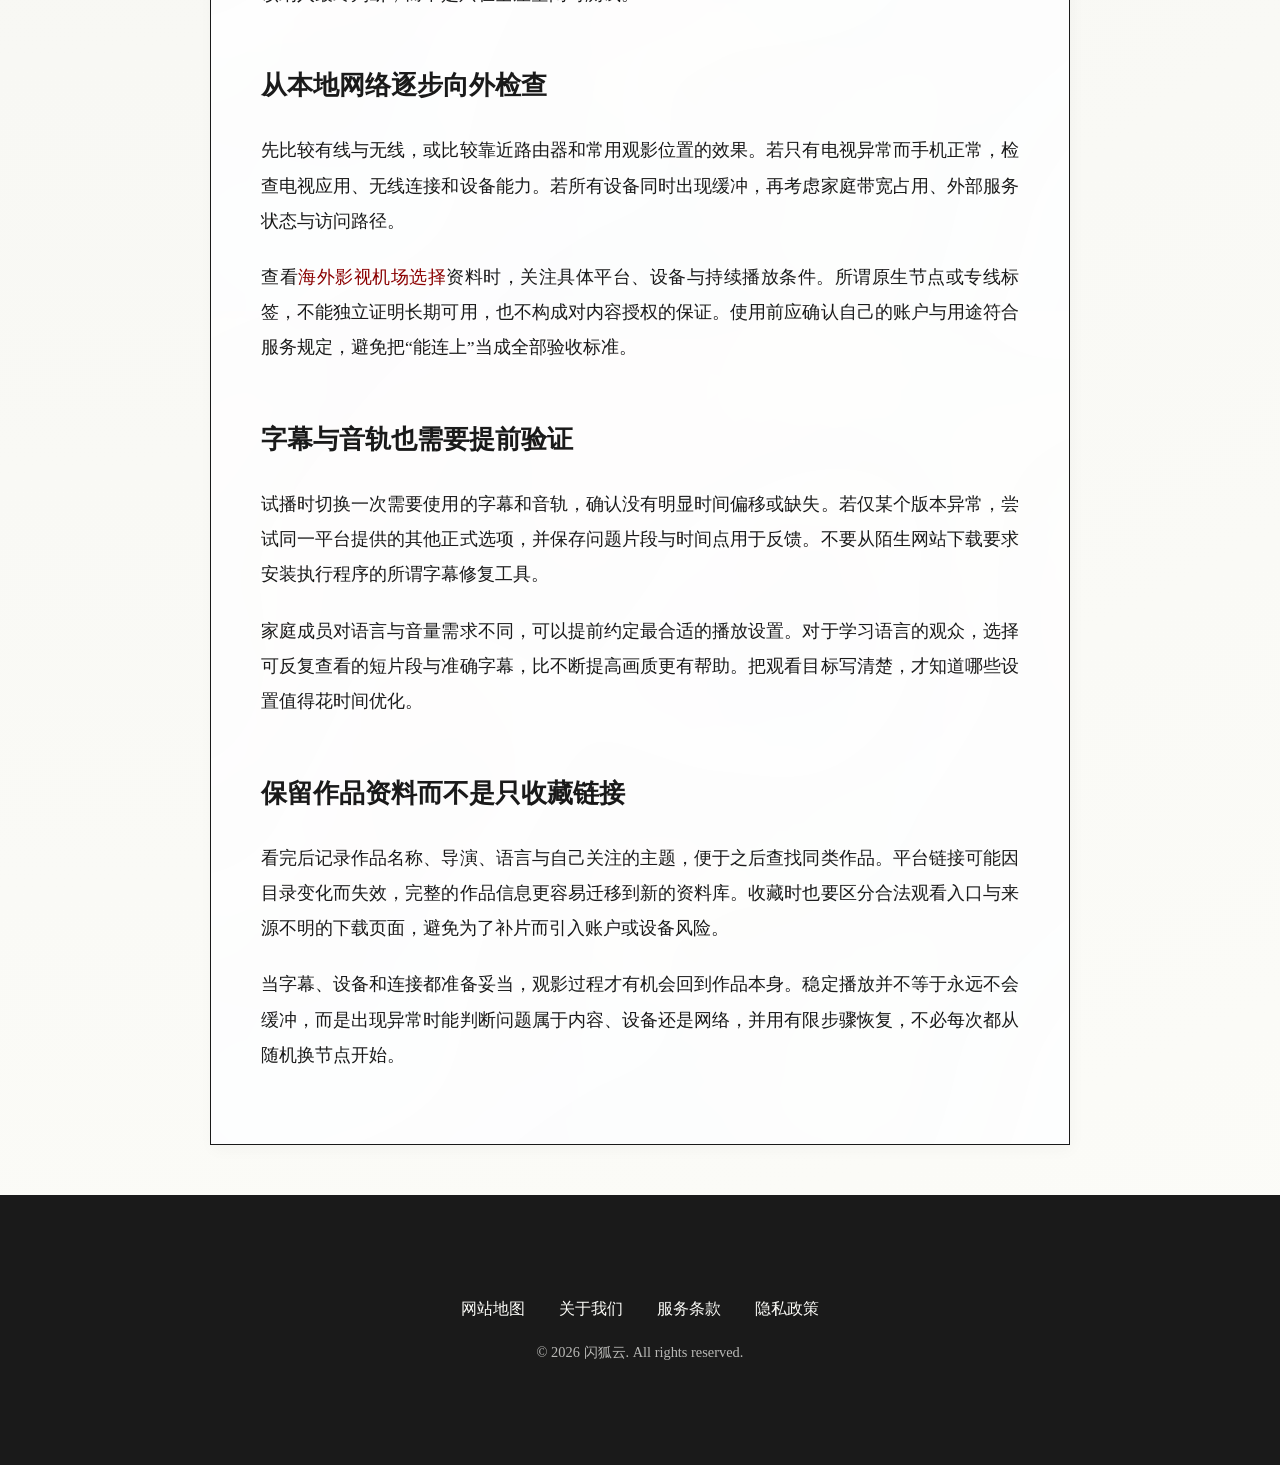
<file: streaming-culture.html>
<!DOCTYPE html>
<html lang="zh-CN">
<head>
    <meta charset="UTF-8">
    <meta name="viewport" content="width=device-width, initial-scale=1.0">
    <title>海外影视观看准备：字幕、画质与播放连续性的检查顺序｜闪狐云</title>
    <link rel="stylesheet" href="style.css">
<link rel="canonical" href="https://shanhucloud.mom/streaming-culture.html">
</head>
<body class="ink-bg-1">
    <header class="sticky-nav">
        <div class="logo">
            <svg viewBox="0 0 120 50" class="ink-logo" xmlns="http://www.w3.org/2000/svg">
                <path d="M10,40 Q25,5 45,25 T80,10 Q60,35 45,35 T10,40 Z" fill="none" stroke="#222" stroke-width="2" class="brush-stroke"/>
                <circle cx="35" cy="22" r="2" fill="#222"/>
                <text x="50" y="32" font-family="'STZhongsong', serif" font-size="22" fill="#222">闪狐云</text>
            </svg>
        </div>
        <nav>
            <a href="index.html#hero">首页</a>
            <a href="index.html#advantages">优势</a>
            <a href="index.html#streaming">流媒体</a>
            <a href="index.html#pricing">方案</a>
            <a href="index.html#faq">常见问题</a>
            <a href="blog.html">墨客观察</a>
        </nav>
        <a href="https://ww012.twilightaff.com/#/?code=A56DH1Af" rel="nofollow" target="_blank" class="btn primary-btn">查看套餐详情</a>
    </header>
    <main class="article-container">
        <article class="seo-article">
        <h1>海外影视观看准备：字幕、画质与播放连续性的检查顺序</h1>

        
<p>准备观看一部海外电影，真正影响体验的未必只有清晰度。字幕是否合适、音轨能否理解、设备输出是否匹配，以及播放是否连续，都决定能否专注作品本身。网络调整应该服务于这些具体目标，而不是让观影前的准备变成不断切换节点和追逐最高规格。</p>
<h2>先确认作品与账户条件</h2>
<p>查看当前服务是否在你的账户与所在地区提供这部作品，以及可用字幕、音轨和画质。内容目录与授权会发生变化，历史推荐文章不能替代当前应用中的显示。若页面明确提示地区或账户限制，应按服务规则处理，不能把这类问题直接当成带宽不足。</p>
<p>如果是家庭共同观看，提前检查字幕大小、语言和辅助功能，避免播放开始后频繁中断。某些影片的不同版本可能拥有不同字幕或音轨，选择前先确认。网络优化无法补出平台没有提供的内容，明确这一点能减少许多无效尝试。</p>
<h2>画质设置需要与设备相配</h2>
<p>确认播放器、显示设备和连接方式支持目标规格。外接播放器、电视接口和音响之间可能存在能力差异，不能只根据电视包装上的标识判断完整链路。先使用设备默认推荐设置播放一段，再根据实际显示结果调整，而不是一次开启所有高规格选项。</p>
<p>如果画面发灰、颜色异常或声音不同步，应检查输出格式与设备设置，这些不一定是网络问题。若只有加载转圈或清晰度反复变化，再继续调查传输稳定性。将显示问题与网络问题分开，可以避免为画面设置错误购买不必要的连接服务。</p>
<h2>用一段真实片段检查连续性</h2>
<p>选择包含普通对白与快速画面变化的一段内容，连续观看并记录是否暂停、画质是否明显下降。测试时不必频繁拖动进度，因为这会触发新的加载行为。完成首次观察后，再测试跳转与切换剧集，确认实际使用中的动作都能正常进行。</p>
<p>如果设备能显示播放信息，可以辅助查看当前画质和缓存状态，但不要把短时峰值当成长期结论。暂停其他设备的大型上传和下载，保持测试条件相近。家庭成员同时看视频时的表现，也应该纳入最终判断，而不是只在全屋空闲时测试。</p>
<h2>从本地网络逐步向外检查</h2>
<p>先比较有线与无线，或比较靠近路由器和常用观影位置的效果。若只有电视异常而手机正常，检查电视应用、无线连接和设备能力。若所有设备同时出现缓冲，再考虑家庭带宽占用、外部服务状态与访问路径。</p>
<p>查看<a href="https://jichangtuijan.top/">海外影视机场选择</a>资料时，关注具体平台、设备与持续播放条件。所谓原生节点或专线标签，不能独立证明长期可用，也不构成对内容授权的保证。使用前应确认自己的账户与用途符合服务规定，避免把“能连上”当成全部验收标准。</p>
<h2>字幕与音轨也需要提前验证</h2>
<p>试播时切换一次需要使用的字幕和音轨，确认没有明显时间偏移或缺失。若仅某个版本异常，尝试同一平台提供的其他正式选项，并保存问题片段与时间点用于反馈。不要从陌生网站下载要求安装执行程序的所谓字幕修复工具。</p>
<p>家庭成员对语言与音量需求不同，可以提前约定最合适的播放设置。对于学习语言的观众，选择可反复查看的短片段与准确字幕，比不断提高画质更有帮助。把观看目标写清楚，才知道哪些设置值得花时间优化。</p>
<h2>保留作品资料而不是只收藏链接</h2>
<p>看完后记录作品名称、导演、语言与自己关注的主题，便于之后查找同类作品。平台链接可能因目录变化而失效，完整的作品信息更容易迁移到新的资料库。收藏时也要区分合法观看入口与来源不明的下载页面，避免为了补片而引入账户或设备风险。</p>
<p>当字幕、设备和连接都准备妥当，观影过程才有机会回到作品本身。稳定播放并不等于永远不会缓冲，而是出现异常时能判断问题属于内容、设备还是网络，并用有限步骤恢复，不必每次都从随机换节点开始。</p>

    </article>
    </main>
    <footer class="footer" style="display:flex; flex-direction:column; justify-content:center; align-items:center;">
        <nav class="footer-nav">
            <a href="sitemap.html">网站地图</a>
            <a href="about.html">关于我们</a>
            <a href="terms.html">服务条款</a>
            <a href="privacy.html">隐私政策</a>
        </nav>
        <p class="copyright">© 2026 闪狐云. All rights reserved.</p>
    </footer>
</body>
</html>
</file>
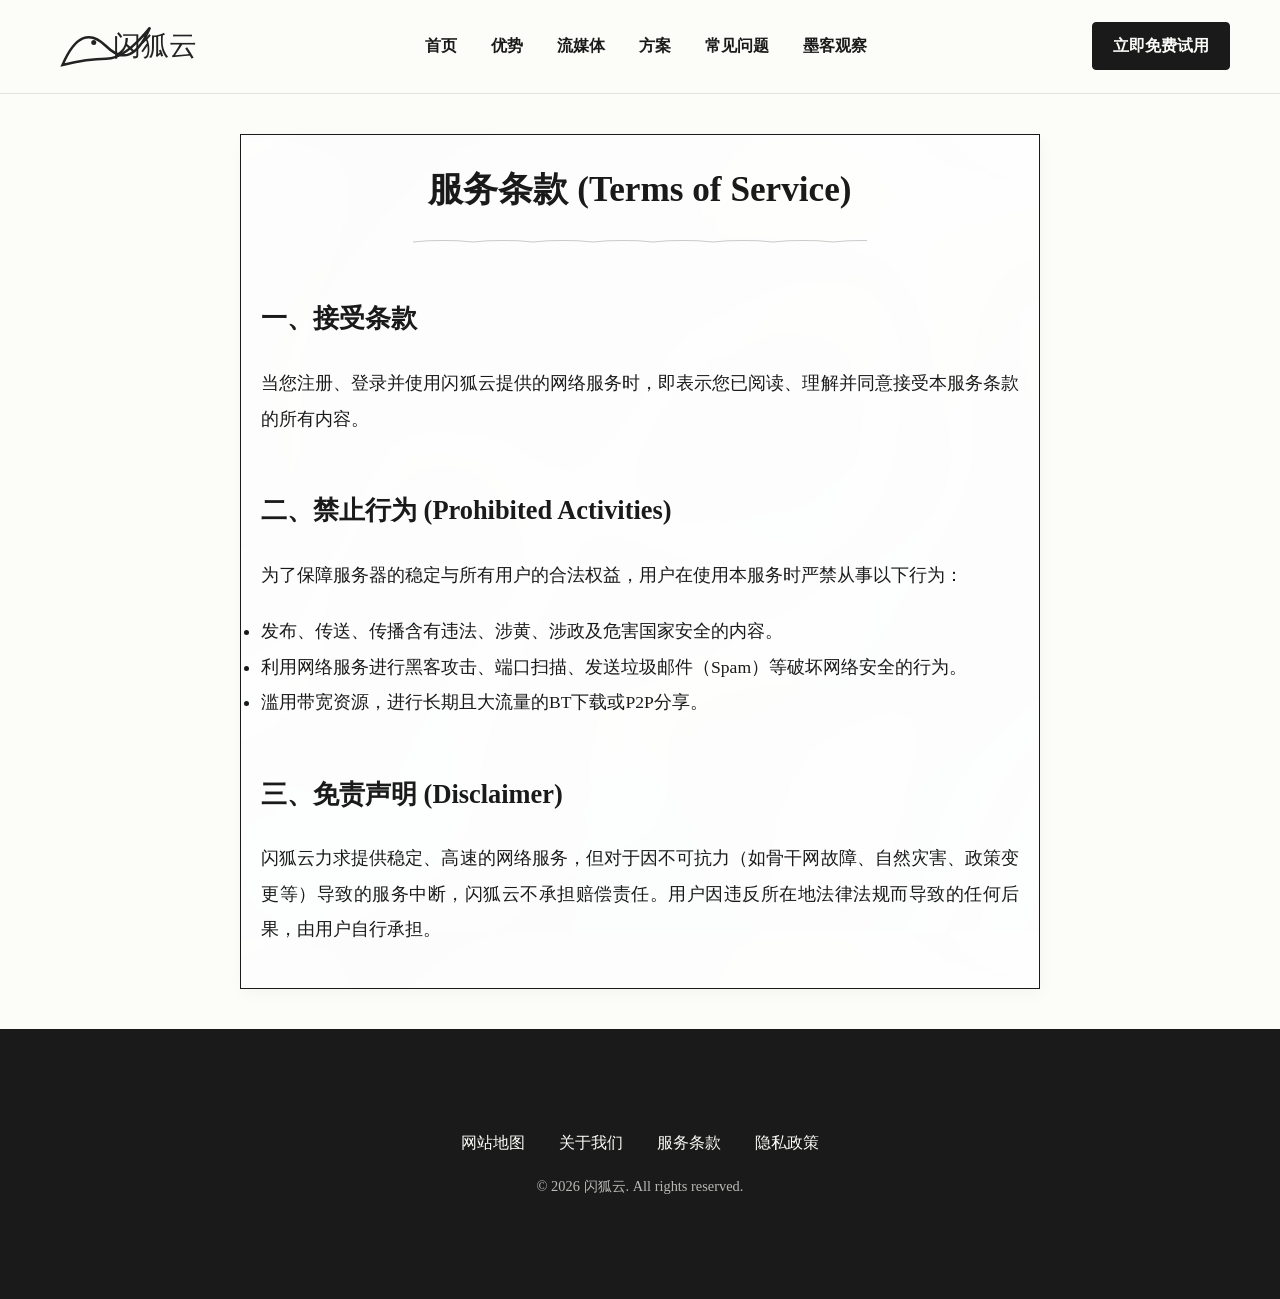
<file: terms.html>
<!DOCTYPE html>
<html lang="zh-CN">
<head>
<meta charset="UTF-8">
<meta name="viewport" content="width=device-width, initial-scale=1.0">
<link rel="stylesheet" href="style.css">
<title>服务条款 - 闪狐云</title>
<link rel="canonical" href="https://shanhucloud.mom/terms.html">
</head>
<body>
<header class="sticky-nav">
        <div class="logo">
            <svg viewBox="0 0 120 50" class="ink-logo" xmlns="http://www.w3.org/2000/svg" role="img" aria-label="闪狐云 Logo">
                <path d="M10,40 Q25,5 45,25 T80,10 Q60,35 45,35 T10,40 Z" fill="none" stroke="#222" stroke-width="2" class="brush-stroke"/>
                <circle cx="35" cy="22" r="2" fill="#222"/>
                <text x="50" y="32" font-family="'STZhongsong', serif" font-size="22" fill="#222">闪狐云</text>
            </svg>
        </div>
        <nav>
            <a href="#hero">首页</a>
            <a href="#advantages">优势</a>
            <a href="#streaming">流媒体</a>
            <a href="#pricing">方案</a>
            <a href="#faq">常见问题</a>
            <a href="blog.html">墨客观察</a>
        </nav>
        <a href="https://ww012.twilightaff.com/#/?code=A56DH1Af" rel="nofollow" target="_blank" class="btn primary-btn">立即免费试用</a>
    </header>
<main class="article-container seo-article subpage-container" style="max-width: 800px; margin: 40px auto; padding: 20px;">
<h1>服务条款 (Terms of Service)</h1>
<h2>一、接受条款</h2><p>当您注册、登录并使用闪狐云提供的网络服务时，即表示您已阅读、理解并同意接受本服务条款的所有内容。</p>
<h2>二、禁止行为 (Prohibited Activities)</h2><p>为了保障服务器的稳定与所有用户的合法权益，用户在使用本服务时严禁从事以下行为：</p><ul><li>发布、传送、传播含有违法、涉黄、涉政及危害国家安全的内容。</li><li>利用网络服务进行黑客攻击、端口扫描、发送垃圾邮件（Spam）等破坏网络安全的行为。</li><li>滥用带宽资源，进行长期且大流量的BT下载或P2P分享。</li></ul>
<h2>三、免责声明 (Disclaimer)</h2><p>闪狐云力求提供稳定、高速的网络服务，但对于因不可抗力（如骨干网故障、自然灾害、政策变更等）导致的服务中断，闪狐云不承担赔偿责任。用户因违反所在地法律法规而导致的任何后果，由用户自行承担。</p>
</main>
<footer class="scroll-section footer">
            <nav class="footer-nav">
                <a href="sitemap.html">网站地图</a>
                <a href="about.html">关于我们</a>
                <a href="terms.html">服务条款</a>
                <a href="privacy.html">隐私政策</a>
            </nav>
            <p class="copyright">© 2026 闪狐云. All rights reserved.</p>
        </footer>
</body>
</html>
</file>
<file: style.css>
﻿:root {
    --ink-black: #1a1a1a;
    --ink-gray: #4a4a4a;
    --ink-light: #f4f4f0;
    --paper: #fcfcf8;
    --accent: #5e1313;
}
* { margin: 0; padding: 0; box-sizing: border-box; }
body {
    font-family: "STZhongsong", "SimSun", serif;
    background-color: var(--paper);
    color: var(--ink-black);
    line-height: 1.6;
    overflow-x: hidden;
}
.sticky-nav {
    position: sticky;
    top: 0;
    z-index: 1000;
    display: flex;
    justify-content: space-between;
    align-items: center;
    padding: 15px 50px;
    background: rgba(252, 252, 248, 0.9);
    backdrop-filter: blur(10px);
    border-bottom: 1px solid rgba(0,0,0,0.1);
}
.sticky-nav nav a {
    margin: 0 15px;
    text-decoration: none;
    color: var(--ink-black);
    font-weight: bold;
    position: relative;
}
.btn {
    text-decoration: none;
    padding: 10px 20px;
    border-radius: 4px;
    display: inline-block;
    transition: all 0.3s ease;
    font-weight: bold;
}
.primary-btn {
    background: var(--ink-black);
    color: var(--paper) !important;
    border: 1px solid var(--ink-black);
}
.primary-btn:hover { background: var(--accent); border-color: var(--accent); }
.outline-btn {
    background: transparent;
    color: var(--ink-black);
    border: 1px solid var(--ink-black);
}
.outline-btn:hover { background: var(--ink-light); }
.text-btn { color: var(--accent); text-decoration: underline; padding: 10px; }

/* Scroll Snapping Container */
.scroll-container {
    height: 100vh;
    overflow-y: scroll;
    scroll-snap-type: y mandatory;
}
.scroll-section {
    height: 100vh;
    scroll-snap-align: start;
    display: flex;
    flex-direction: column;
    justify-content: center;
    align-items: center;
    padding: 20px;
    text-align: center;
}

/* Typography & Theming */
.ink-title {
    font-size: 3rem;
    margin-bottom: 20px;
    position: relative;
    display: inline-block;
}
.ink-title::after {
    content: '';
    position: absolute;
    bottom: 0; left: 0; width: 100%; height: 8px;
    background: url('data:image/svg+xml;utf8,<svg viewBox="0 0 100 10" xmlns="http://www.w3.org/2000/svg"><path d="M0,5 Q50,0 100,5" stroke="rgba(0,0,0,0.2)" stroke-width="2" fill="none"/></svg>');
}
.ink-bg-1 { background: radial-gradient(circle at top left, var(--ink-light), var(--paper)); }
.ink-bg-2 { background: radial-gradient(circle at bottom right, #eaeaea, var(--paper)); }

/* Grid Layouts */
.card-grid {
    display: flex;
    gap: 30px;
    max-width: 1000px;
    margin-top: 40px;
}
.card {
    background: #fff;
    padding: 30px;
    border: 1px solid rgba(0,0,0,0.05);
    box-shadow: 2px 5px 15px rgba(0,0,0,0.03);
    flex: 1;
    position: relative;
    transition: transform 0.3s;
}
.card:hover { transform: translateY(-5px); }
.card h3 { margin: 15px 0; }
.ink-icon { width: 40px; height: 40px; }

/* Pricing */
.pricing-table { display: flex; gap: 20px; max-width: 900px; margin-top: 30px; }
.price-col {
    padding: 40px;
    background: #fff;
    border: 1px solid #ddd;
    flex: 1;
}
.price-col.featured { border: 2px solid var(--ink-black); transform: scale(1.05); }
.price-col ul { list-style: none; margin: 20px 0; padding: 0; }
.price-col ul li { margin-bottom: 10px; }
.price { font-size: 2.5rem; margin: 20px 0; font-weight: bold; }

/* FAQ */
.faq-list { max-width: 800px; text-align: left; margin-top: 30px; width: 100%; }
.faq-item { margin-bottom: 20px; border-bottom: 1px dashed #ccc; padding-bottom: 10px; }
.faq-item h4 { font-size: 1.2rem; margin-bottom: 5px; }

/* Footer */
.footer {
    height: 30vh;
    background: var(--ink-black);
    color: var(--paper);
}
.footer-nav a {
    color: var(--paper);
    margin: 0 15px;
    text-decoration: none;
}
.copyright { margin-top: 20px; font-size: 0.9rem; opacity: 0.7; }

.logo svg { width: 150px; height: auto; display: block; }


.seo-article a,
.seo-article a:visited {
    color: #8b0000;
}

/* Blog specific */
.blog-grid {
    display: grid;
    grid-template-columns: repeat(auto-fit, minmax(300px, 1fr));
    gap: 30px;
    max-width: 1200px;
    margin-top: 40px;
    width: 100%;
}
.blog-card {
    border: 1px solid var(--ink-black); /* outline borders */
    background: url('data:image/svg+xml;utf8,<svg viewBox="0 0 100 100" xmlns="http://www.w3.org/2000/svg"><filter id="noise"><feTurbulence type="fractalNoise" baseFrequency="0.01" numOctaves="3" stitchTiles="stitch"/></filter><rect width="100%" height="100%" filter="url(%23noise)" opacity="0.05"/></svg>'), #fff; /* watercolor texture */
    display: flex;
    flex-direction: column;
    justify-content: space-between;
    text-align: left;
}
.blog-card p {
    flex-grow: 1;
    margin-bottom: 20px;
}

/* SEO Article */
.article-container {
    padding: 100px 20px 50px;
    max-width: 900px;
    margin: 0 auto;
    min-height: calc(100vh - 30vh);
}
.seo-article {
    background: url('data:image/svg+xml;utf8,<svg viewBox="0 0 100 100" xmlns="http://www.w3.org/2000/svg"><filter id="noise"><feTurbulence type="fractalNoise" baseFrequency="0.01" numOctaves="3" stitchTiles="stitch"/></filter><rect width="100%" height="100%" filter="url(%23noise)" opacity="0.05"/></svg>'), #fff;
    padding: 50px;
    border: 1px solid var(--ink-black);
    box-shadow: 2px 5px 15px rgba(0,0,0,0.03);
    font-size: 1.1rem;
    line-height: 2;
    color: var(--ink-black);
}
.seo-article h1, .seo-article h2, .seo-article h3 {
    margin-top: 1.8em;
    margin-bottom: 0.8em;
    font-family: "STZhongsong", "SimSun", serif;
}
.seo-article h1 {
    font-size: 2.2rem;
    text-align: center;
    position: relative;
    padding-bottom: 20px;
    margin-bottom: 40px;
    margin-top: 0;
}
.seo-article h1::after {
    content: '';
    position: absolute;
    bottom: 0; left: 20%; width: 60%; height: 6px;
    background: url('data:image/svg+xml;utf8,<svg viewBox="0 0 100 10" xmlns="http://www.w3.org/2000/svg"><path d="M0,5 Q50,0 100,5" stroke="rgba(0,0,0,0.2)" stroke-width="2" fill="none"/></svg>');
}
.seo-article p {
    margin-bottom: 1.2em;
    text-align: justify;
}

/* Global Link Override to prevent default browser blue/purple */
a { color: #8b0000; text-decoration: none; }

a:hover { filter: brightness(1.2); }


/* Universal Mobile Nav Fix */
@media (max-width: 991px) {
    header, .top-header, .sticky-nav {
        flex-direction: column !important;
        height: auto !important;
        padding: 15px 10px !important;
    }
    .main-nav, nav, .nav-links, .nav-links ul, nav ul {
        display: flex !important;
        flex-wrap: wrap !important;
        justify-content: center !important;
        gap: 12px !important;
        width: 100% !important;
        margin: 10px 0 !important;
        padding: 0 !important;
    }
    .main-nav a, nav a, .nav-links a {
        font-size: 0.95rem !important;
        padding: 5px !important;
        margin: 0 !important;
    }
    .cta-btn, .nav-cta, .btn, .primary-btn, .primary-cta {
        margin-top: 5px !important;
        width: auto !important;
    }
}
</file>
